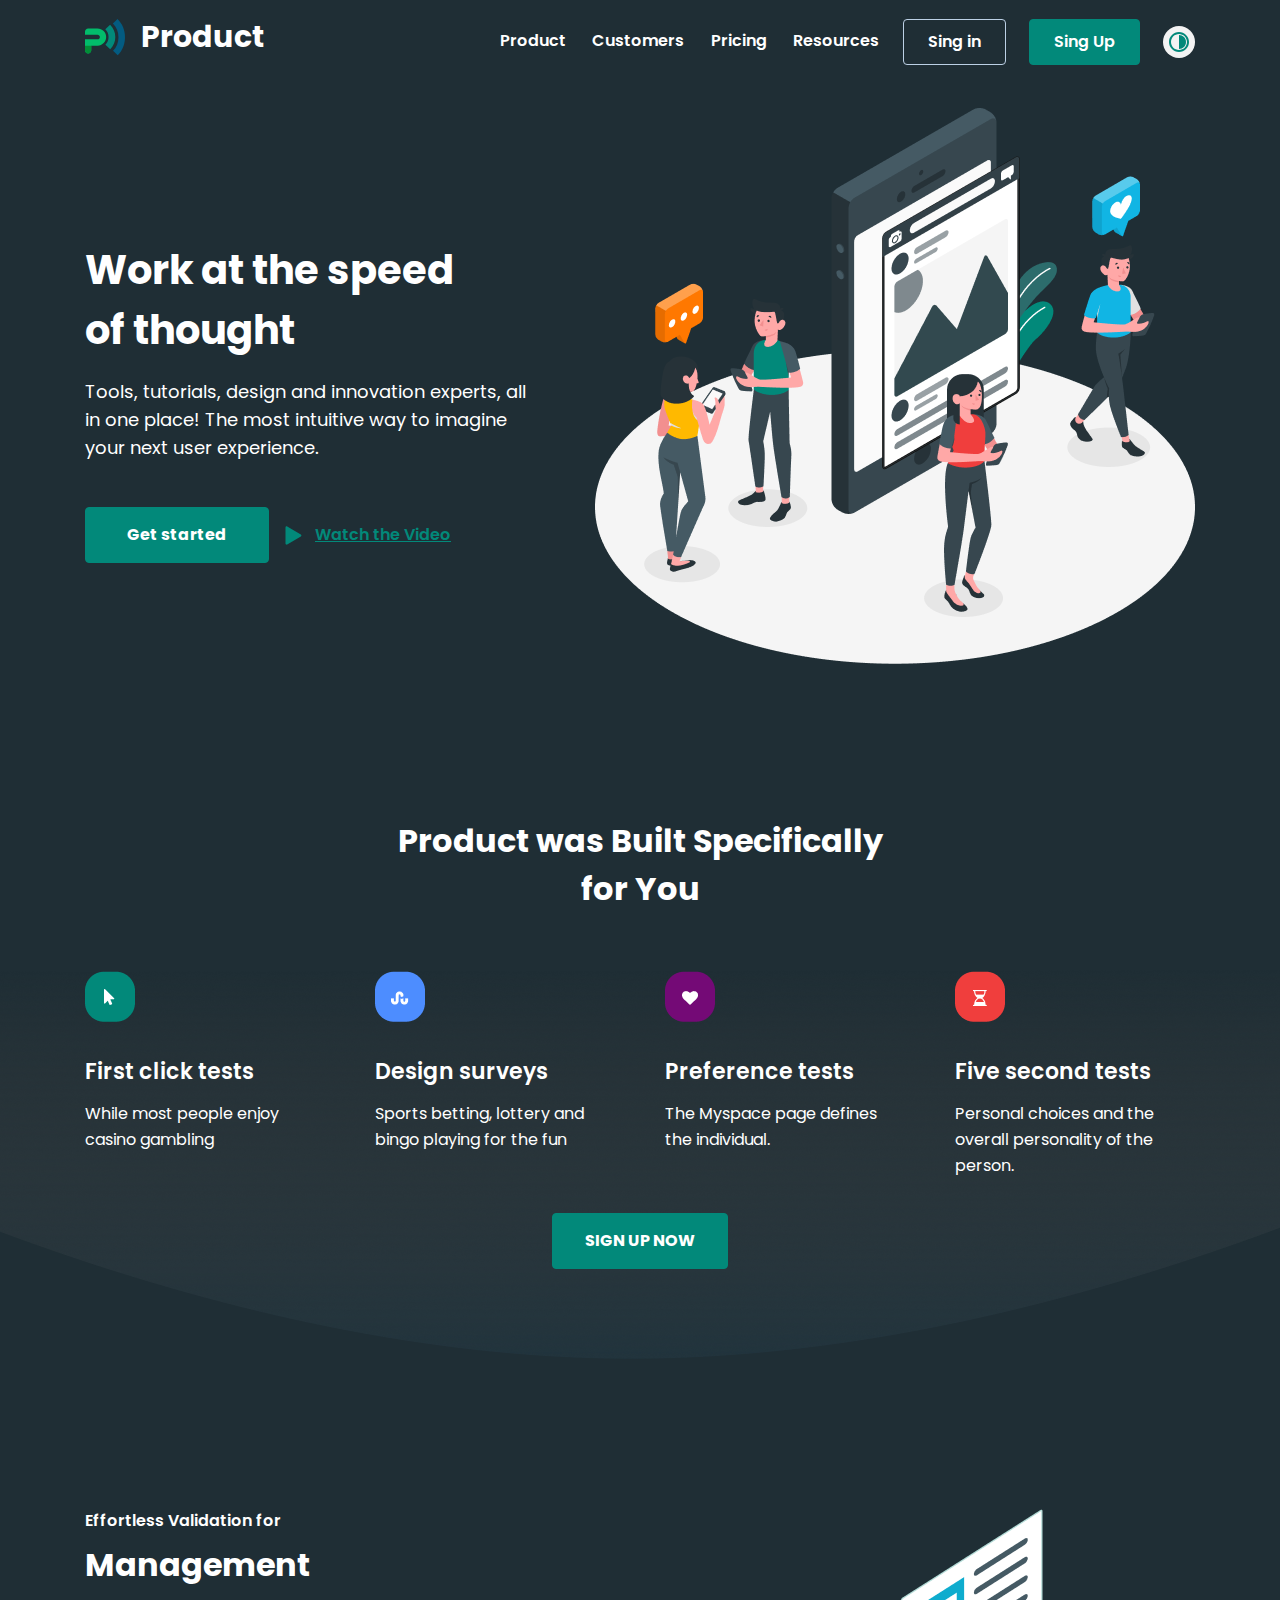
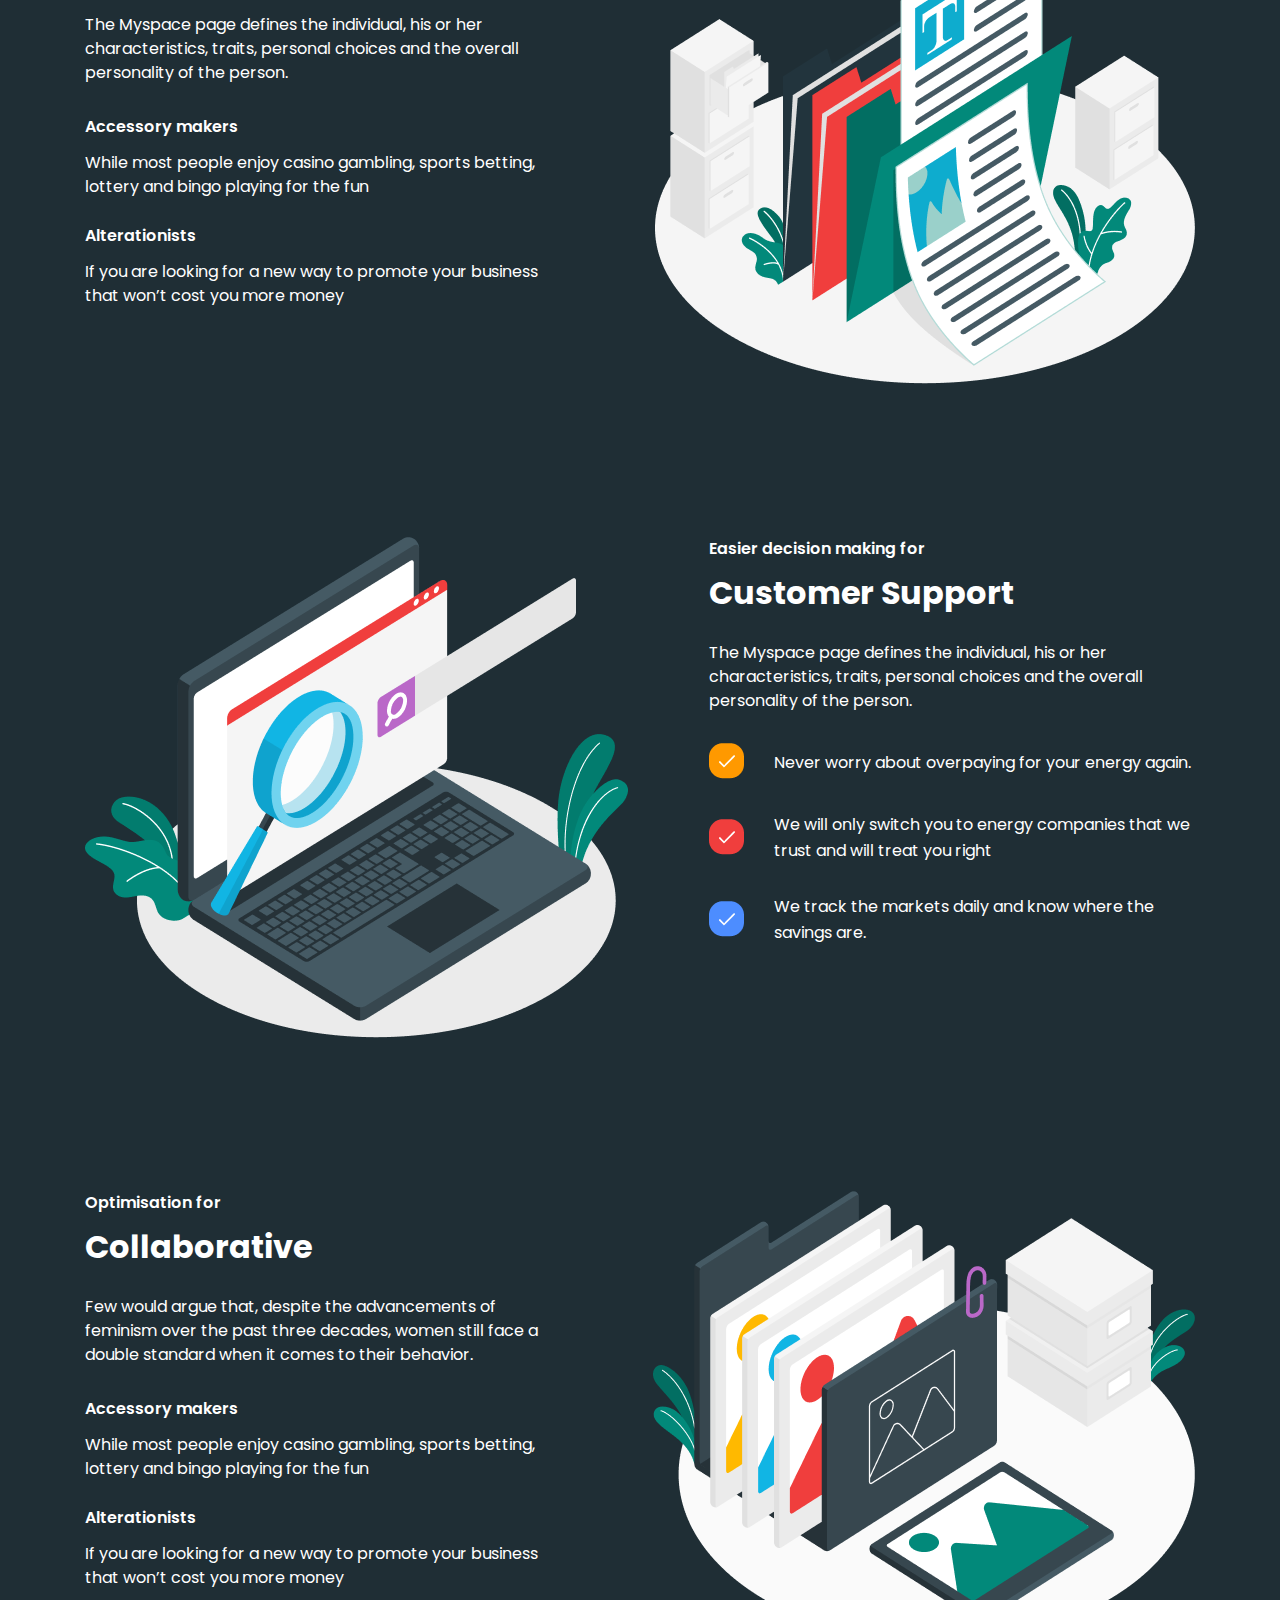
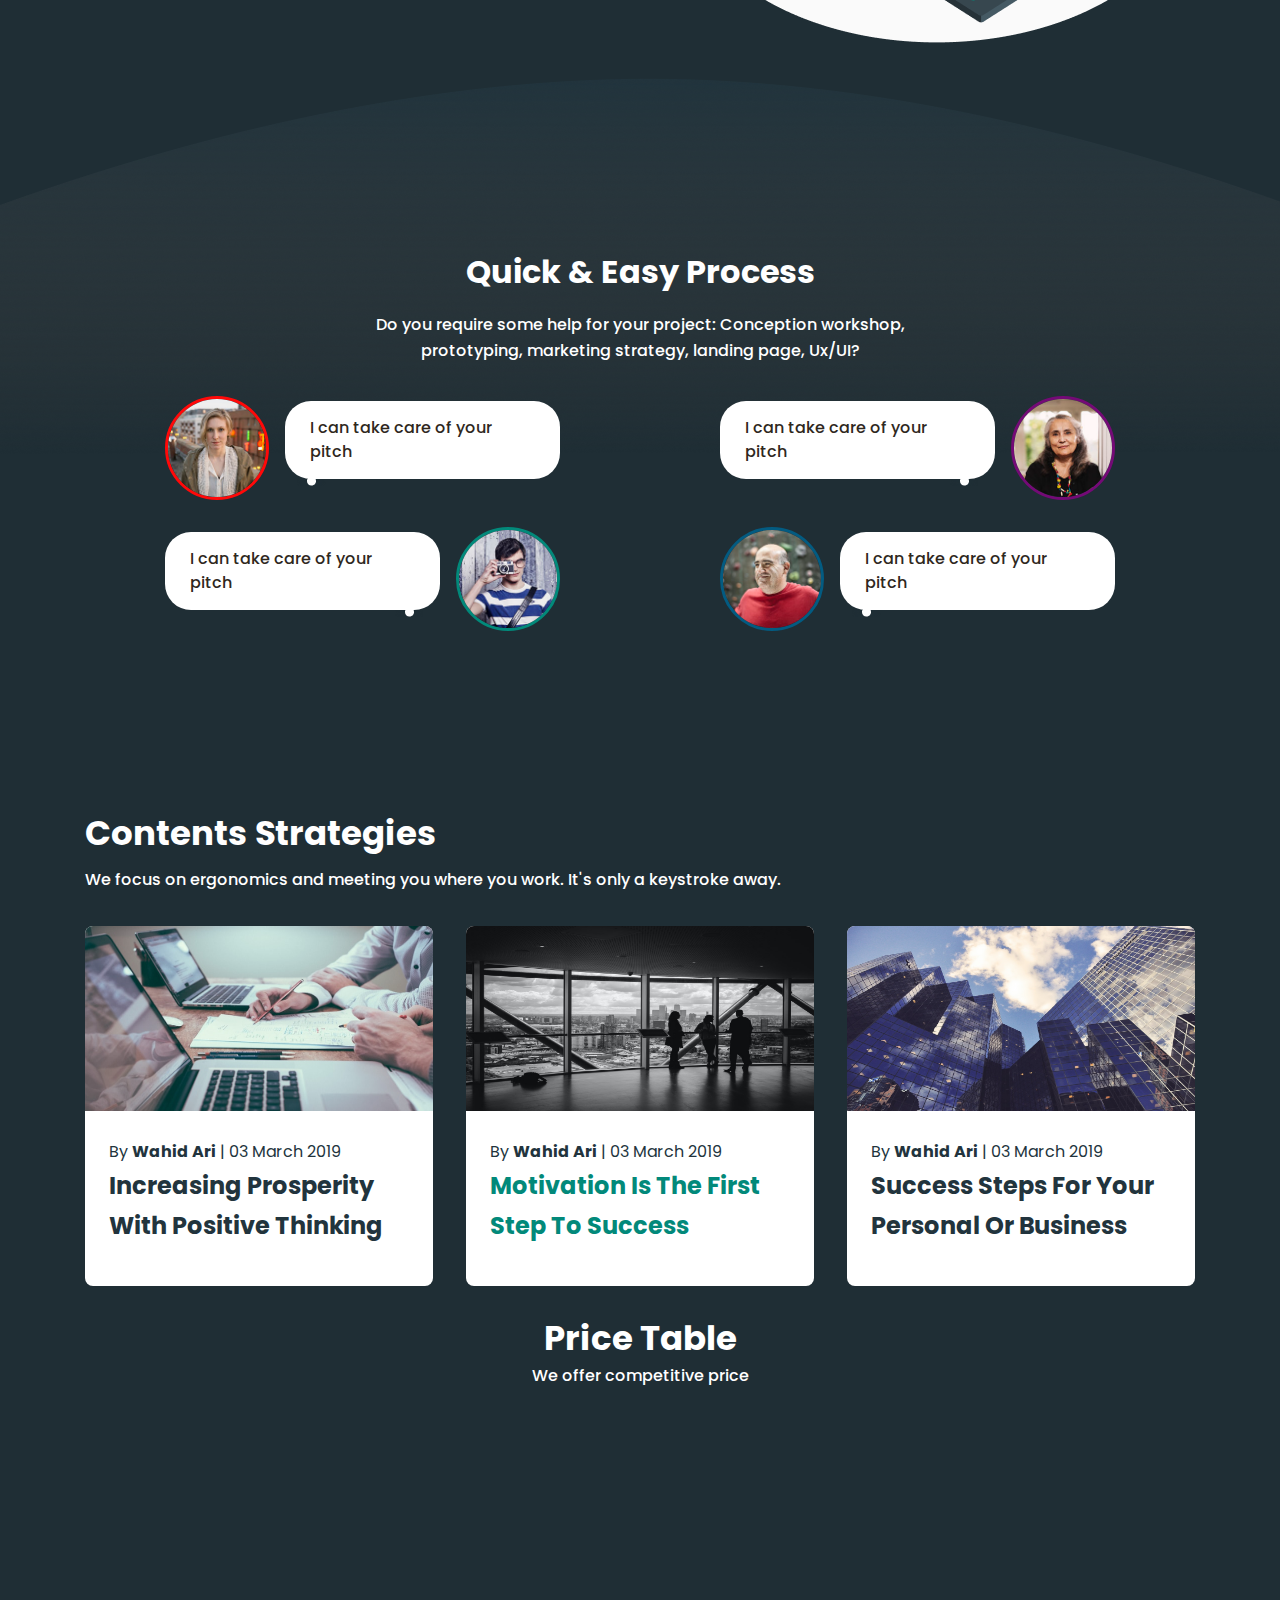
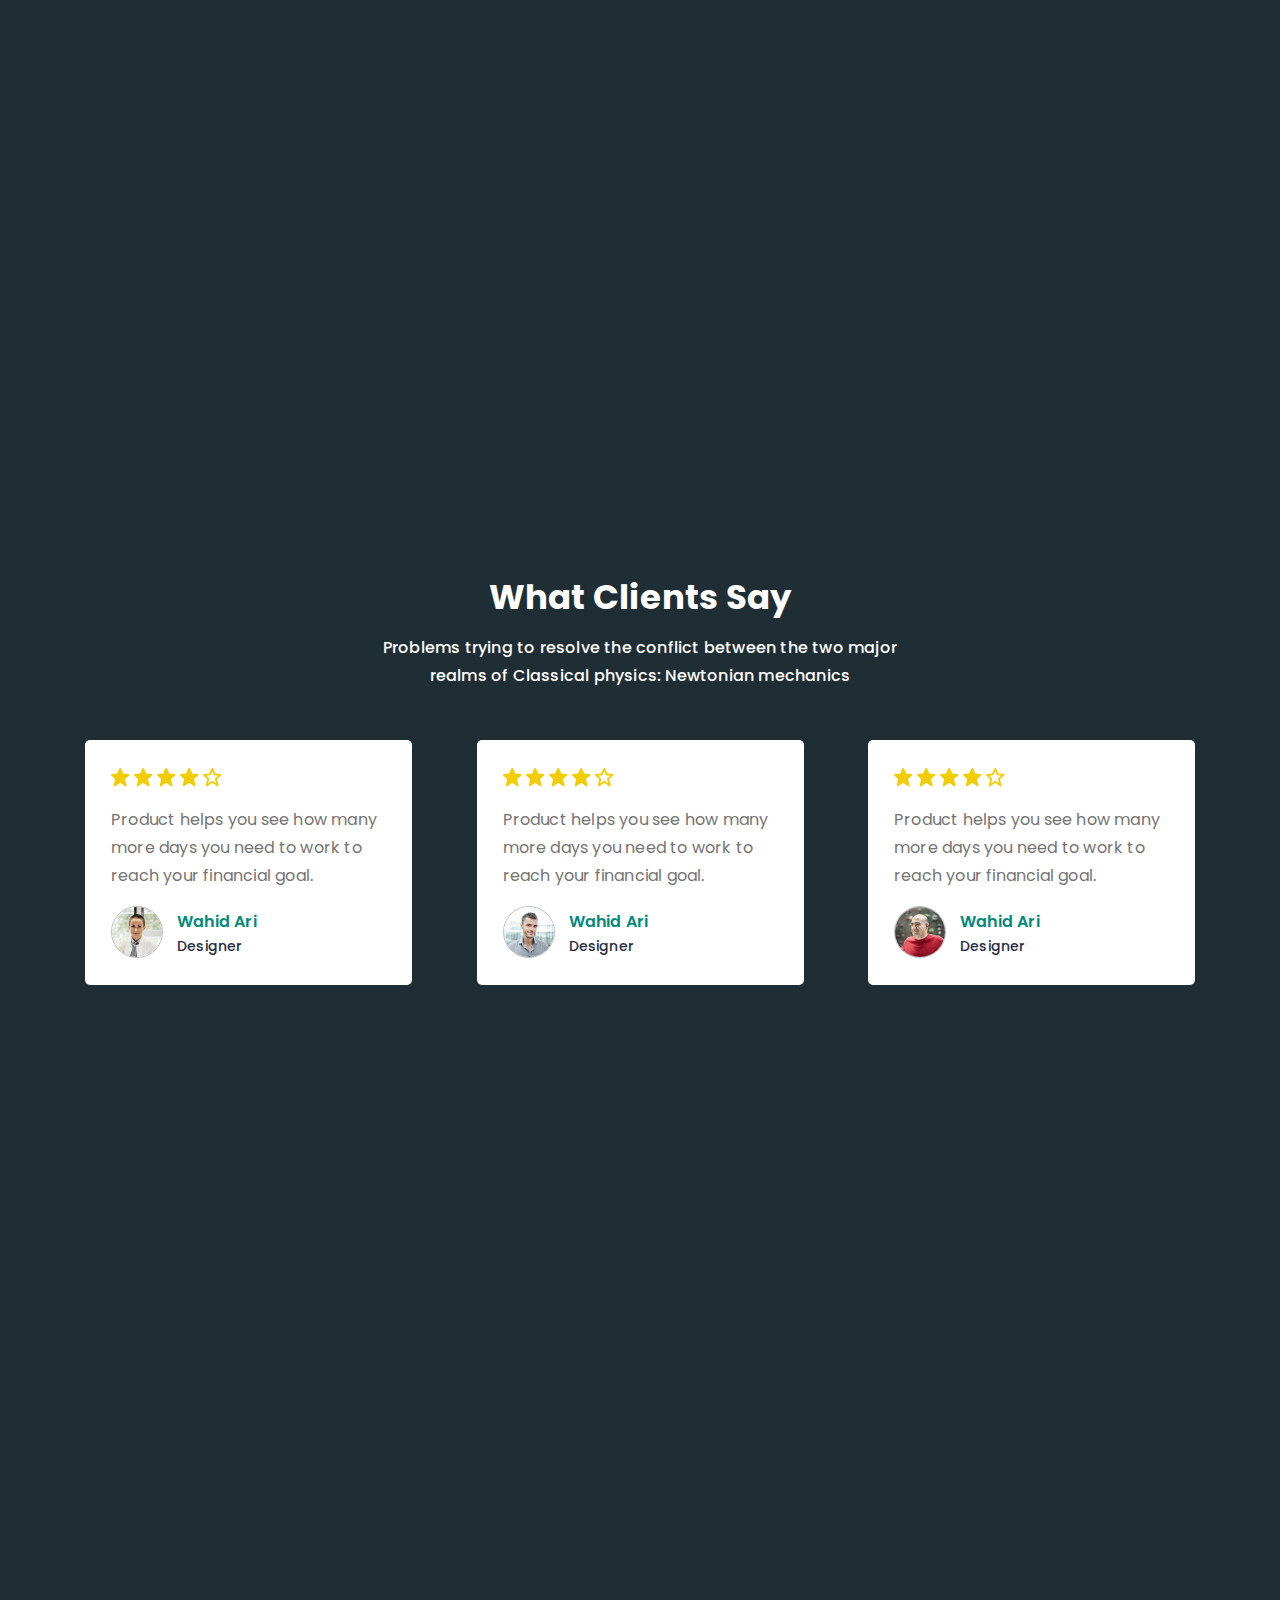
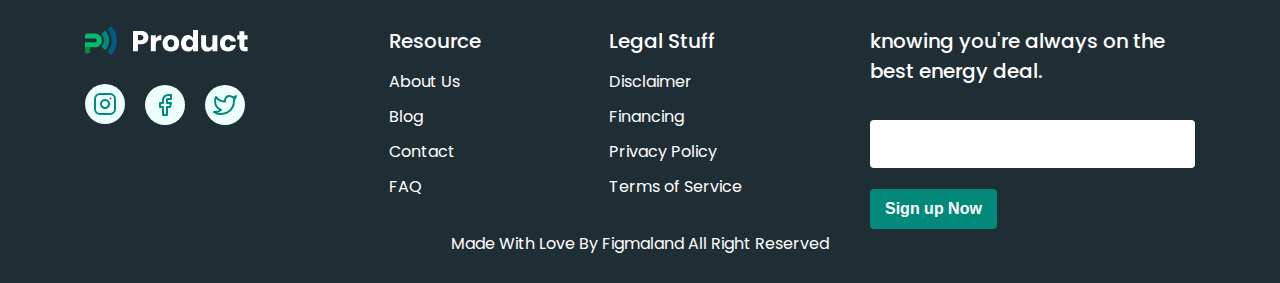
<file: index.html>
<!DOCTYPE html>
<html lang="en">
<head>
	<meta charset="UTF-8">
	<meta http-equiv="X-UA-Compatible" content="IE=edge">
	<meta name="viewport" content="width=device-width, initial-scale=1.0">
	<title>Product</title>
	<link
	 rel="stylesheet"
	 href="https://cdnjs.cloudflare.com/ajax/libs/animate.css/4.1.1/animate.min.css"
  />
	<link rel="preconnect" href="https://fonts.googleapis.com">
	<link rel="preconnect" href="https://fonts.gstatic.com" crossorigin>
	<link href="https://fonts.googleapis.com/css2?family=Asap+Condensed:wght@500&family=Inter:wght@500;700&family=Montserrat:wght@400;600&family=Poppins:wght@400;500;600;700&family=Roboto:wght@400;500;900&display=swap" rel="stylesheet">
	<link rel="stylesheet" href="scss/main.css">
</head>
<body>
	<div class="wrapper">
		<section class="head-container">
			<header class="center">
				<!--menu-->
				<ul class="menu-mobile">
					<li><a href="#">Sign In</a></li>
					<li><a href="#">Sign Up</a></li>
					<li><a href="index.html">Product</a></li>
					<li><a href="#">Customers</a></li>
					<li><a href="pricing.html">Pricing</a></li>
					<li><a href="resources.html">Resources</a></li>
					<li><span id="close" class="hide">
						x
						</span></li>
			  	</ul>
			  <!---->
				<div class="logo">
					<div class="logo-img"><img src="images/main/Logo.svg" alt="logo"></div>
					<div class="logo-text">
						<p>Product</p>
					</div>
				</div>
				<div class="header-right">
					<nav class="menu">
						<ul>
							<li><a href="index.html">Product</a></li>
							<li><a href="#">Customers</a></li>
							<li><a href="pricing.html">Pricing</a></li>
							<li><a href="resources.html">Resources</a></li>
						</ul>
					</nav>
					<nav class="button-menu">
						<ul>
							<li><a href="#">Sing in</a></li>
							<li><a href="#">Sing Up</a></li>
							<li><a href=""><img src="images/main/theme.svg" alt=""></a></li>
						</ul>
					</nav>
					<div class="burger">
						<img src="images/main/burger.svg" alt="burger">
					</div>
				</div>
			</header>
			<!---->
			<div class="header-descr center">
				<div class="header-descr-left wow animate__animated animate__flipInX animate__slow">
					<h1>Work at the speed<br> of thought</h1>
					<p class='text-left'>Tools, tutorials, design and innovation experts, all in one place! The most intuitive way to imagine your next user experience.</p>
					<div class="button-left">
						<div class="button-start">
							<a href="#">Get started</a>
						</div>
						<div class="button-video">
							<img src="images/main/icon-play.svg" alt="play">
							<a href="#">Watch the Video</a>
						</div>
					</div>
				</div>
				<div class="header-descr-right">
					<div class="image-right">
						<img src="images/main/people.png" alt="people">
					</div>
				</div>
			</div>
		</section>

		<!-- section product -->
		<section class="product">
			<div class="center">
				<div class="product-title">
					<h2>Product  was Built Specifically for You</h2>
				</div>
				<div class="product-items">
					<div class="product-item">
						<div class="icon-product">
							<img src="images/main/product1.png" alt="product1">
						</div>
						<p class="product-about">First click tests</p>
						<p class="product-descr">While most people enjoy casino gambling</p>
					</div>
					<!---->
					<div class="product-item">
						<div class="icon-product">
							<img src="images/main/product2.png" alt="product2">
						</div>
						<p class="product-about">Design surveys</p>
						<p class="product-descr">Sports betting, lottery and bingo playing for the fun</p>
					</div>
					<!---->
					<div class="product-item">
						<div class="icon-product">
							<img src="images/main/product3.png" alt="product3">
						</div>
						<p class="product-about">Preference tests</p>
						<p class="product-descr">The Myspace page defines the individual.</p>
					</div>
					<!---->
					<div class="product-item">
						<div class="icon-product">
							<img src="images/main/product4.png" alt="product4">
						</div>
						<p class="product-about">Five second tests</p>
						<p class="product-descr">Personal choices and the overall personality of the person. </p>
					</div>
				</div>
				<div class="product-button">
					<a href="#">SIGN UP NOW</a>
				</div>
			</div>
		</section>

		<!-- section content-illustraion -->
		<section class="content-illustraion center">
			<div class="content-wrap">
				<div class="content-left">
					<p class="content-title">Effortless Validation for</p>
					<h4>Management</h4>
					<p class="content-descr">The Myspace page defines the individual, his or her characteristics, traits, personal choices and the overall personality of the person. </p>
					<p class="content-title">Accessory makers</p>
					<p class="content-descr">While most people enjoy casino gambling, sports betting, lottery and bingo playing for the fun</p>
					<p class="content-title">Alterationists</p>
					<p class="content-descr">If you are looking for a new way to promote your business that won’t cost you more money</p>
				</div>
				<div class="content-right">
					<img src="images/main/management.png" alt="management">
				</div>
			</div>
			<!---->
			<div class="content-support">
				<div class="support-left">
					<img src="images/main/support.png" alt="support">
				</div>
				<div class="support-right">
					<p class="supptort-title">Easier decision making for</p>
					<h4>Customer Support</h4>
					<p class="supptort-descr">The Myspace page defines the individual, his or her characteristics, traits, personal choices and the overall personality of the person. </p>
					<div class="support-icon">
						<div><img src="images/main/support-yellow.png" alt="yellow"></div>
						<p>Never worry about overpaying for your energy again.</p>
					</div>
					<div class="support-icon">
						<div><img src="images/main/support-red.png" alt="red"></div>
						<p>We will only switch you to energy companies that we trust and will treat you right</p>
					</div>
					<div class="support-icon">
						<div><img src="images/main/support-blue.png" alt="blue"></div>
						<p>We track the markets daily and know where the savings are.</p>
					</div>
				</div>
			</div>
			<!---->
			<div class="content-wrap">
				<div class="content-left">
					<p class="content-title">Optimisation for</p>
					<h4>Collaborative</h4>
					<p class="content-descr">Few would argue that, despite the advancements of feminism over the past three decades, women still face a double standard when it comes to their behavior. </p>
					<p class="content-title">Accessory makers</p>
					<p class="content-descr">While most people enjoy casino gambling, sports betting, lottery and bingo playing for the fun</p>
					<p class="content-title">Alterationists</p>
					<p class="content-descr">If you are looking for a new way to promote your business that won’t cost you more money</p>
				</div>
				<div class="content-right collab">
					<img src="images/main/collab.png" alt="collab">
				</div>
			</div>
		</section>

		<!-- section people-opinion -->
		<section class="people-opinion">
			<div class="opinion-content center">
				<h3>Quick & Easy Process</h3>
				<p class="opinion-descr">Do you require some help for your project: Conception workshop, prototyping, marketing strategy, landing page, Ux/UI?</p>
				<div class="opinion-items">
					<div class="opinion-item">
						<div class="opinion-img">
							<img src="images/main/opinion1.png" alt="opinion1">
						</div>
						<p class="opinion-text">I can take care of your pitch</p>
					</div>
					<!---->
					<div class="opinion-item">
						<p class="opinion-text">I can take care of your pitch</p>
						<div class="opinion-img">
							<img src="images/main/opinion2.png" alt="opinion2">
						</div>
					</div>
					<!---->
					<div class="opinion-item">
						<p class="opinion-text">I can take care of your pitch</p>
						<div class="opinion-img">
							<img src="images/main/opinion3.png" alt="opinion3">
						</div>
					</div>
					<!---->
					<div class="opinion-item">
						<div class="opinion-img">
							<img src="images/main/opinion4.png" alt="opinion4">
						</div>
						<p class="opinion-text">I can take care of your pitch</p>
					</div>
				</div>
			</div>
		</section>

		<!-- section strategies -->
		<section class="strategies center">
			<h2>Contents Strategies</h2>
			<p class="strategies-descr">We focus on ergonomics and meeting you where you work. It's only a keystroke away. </p>
			<div class="strategies-cards">
				<div class="card">
					<div class="card-img"><img src="images/main/strategies1.png" alt="strategies1"></div>
					<p class="date">By <span>Wahid Ari</span> |  03 March 2019</p>
					<p class="card-descr">Increasing Prosperity With Positive Thinking</p>
				</div>
				<!---->
				<div class="card">
					<div class="card-img"><img src="images/main/strategies2.png" alt="strategies1"></div>
					<p class="date">By <span>Wahid Ari</span> |  03 March 2019</p>
					<p class="card-descr card-descr-color">Motivation Is The First Step To Success</p>
				</div>
				<!---->
				<div class="card">
					<div class="card-img"><img src="images/main/strategies3.png" alt="strategies1"></div>
					<p class="date">By <span>Wahid Ari</span> |  03 March 2019</p>
					<p class="card-descr">Success Steps For Your Personal Or Business</p>
				</div>
			</div>
		</section>

		<!-- price-section -->
		<section class="price center">
			<h3>Price Table</h3>
			<p class="about-price">We offer competitive price</p>
			<div class="price-cards wow animate__animated animate__fadeInLeftBig">
				<div class="price-item">
					<p class="rate">Free</p>
					<p class="price-descr">Brief price description</p>
					<div class="about-sum">
						<p class="sum">0</p>
						<p class="dollar">&dollar;<br><span>Per / month</span></p>
					</div>
					<div class="price-text">
						<p>Only 2 Operators</p>
						<p>Notifications</p>
						<p>Landing Pages</p>
					</div>
					<div class="price-button">
						<a href="#">Order Now</a>
					</div>
				</div>
				<!---->
				<div class="price-item">
					<p class="rate">Standard</p>
					<p class="price-descr">Brief price description</p>
					<div class="about-sum">
						<p class="sum">5</p>
						<p class="dollar">&dollar;<br><span>Per / month</span></p>
					</div>
					<div class="price-text">
						<p>5+ Operators</p>
						<p>Notifications</p>
						<p>Landing Pages</p>
					</div>
					<div class="price-button">
						<a href="#">Order Now</a>
					</div>
				</div>
				<!---->
				<div class="price-item">
					<p class="rate">Premium</p>
					<p class="price-descr">Brief price description</p>
					<div class="about-sum">
						<p class="sum">10</p>
						<p class="dollar">&dollar;<br><span>Per / month</span></p>
					</div>
					<div class="price-text">
						<p>10+ Operators</p>
						<p>Notifications</p>
						<p>Landing Pages</p>
					</div>
					<div class="price-button">
						<a href="#">Order Now</a>
					</div>
				</div>
			</div>
		</section>

		<!-- section review -->
		<section class="review center">
			<div class="about-review">
				<h3>What Clients Say</h3>
				<p class="review-descr">
					Problems trying to resolve the conflict between the two major realms of Classical physics: Newtonian mechanics 
				</p>
			</div>
			<div class="review-cards">
				<div class="review-card">
					<div class="stars">
						<div class="star"><img src="images/main/star.svg" alt="star"></div>
						<div class="star"><img src="images/main/star.svg" alt="star"></div>
						<div class="star"><img src="images/main/star.svg" alt="star"></div>
						<div class="star"><img src="images/main/star.svg" alt="star"></div>
						<div class="star"><img src="images/main/star-zero.svg" alt="star"></div>
					</div>
					<p class="card-text">
						Product helps you see how many more days you need to work to reach your financial goal.
					</p>
					<div class="client">
						<div class="client-photo">
							<img src="images/main/client1.png" alt="client1">
						</div>
						<div class="client-text">
							<p class="client-name">Wahid Ari</p>
							<p class="client-designer">Designer</p>
						</div>
					</div>
				</div>
				<!---->
				<div class="review-card">
					<div class="stars">
						<div class="star"><img src="images/main/star.svg" alt="star"></div>
						<div class="star"><img src="images/main/star.svg" alt="star"></div>
						<div class="star"><img src="images/main/star.svg" alt="star"></div>
						<div class="star"><img src="images/main/star.svg" alt="star"></div>
						<div class="star"><img src="images/main/star-zero.svg" alt="star"></div>
					</div>
					<p class="card-text">
						Product helps you see how many more days you need to work to reach your financial goal.
					</p>
					<div class="client">
						<div class="client-photo">
							<img src="images/main/client2.png" alt="client1">
						</div>
						<div class="client-text">
							<p class="client-name">Wahid Ari</p>
							<p class="client-designer">Designer</p>
						</div>
					</div>
				</div>
				<!---->
				<div class="review-card">
					<div class="stars">
						<div class="star"><img src="images/main/star.svg" alt="star"></div>
						<div class="star"><img src="images/main/star.svg" alt="star"></div>
						<div class="star"><img src="images/main/star.svg" alt="star"></div>
						<div class="star"><img src="images/main/star.svg" alt="star"></div>
						<div class="star"><img src="images/main/star-zero.svg" alt="star"></div>
					</div>
					<p class="card-text">
						Product helps you see how many more days you need to work to reach your financial goal.
					</p>
					<div class="client">
						<div class="client-photo">
							<img src="images/main/client3.png" alt="client1">
						</div>
						<div class="client-text">
							<p class="client-name">Wahid Ari</p>
							<p class="client-designer">Designer</p>
						</div>
					</div>
				</div>
			</div>
		</section>

		<!-- section company -->
		<section class="company center">
			<div class="company-wrap wow animate__animated animate__fadeInLeftBig">
				<div class="company-content">
					<p class="company-text">Join 100 Compannies who boost their business with Product</p>
					<a href="#">Get This</a>
				</div>
				<div class="company-img">
					<img src="images/main/company.png" alt="company">
				</div>
			</div>
		</section>

		<!-- footer -->
		<footer>
			<div class="footer-content center">
				<div class="footer-top">
					<div class="item-logo">
						<div class="footer-logo">
							<img src="images/main/footer-logo.svg" alt="footer-logo">
						</div>
						<div class="footer-icons">
							<a href="#"><img src="images/main/footer-icon1.svg" alt="footer-icon1"></a>
							<a href="#"><img src="images/main/footer-icon2.svg" alt="footer-icon2"></a>
							<a href="#"><img src="images/main/footer-icon3.svg" alt="footer-icon3"></a>
						</div>
					</div>
					<ul class="item-links">
						<li class="item-first"><a href="#">Resource</a></li>
						<li><a href="#">About Us</a></li>
						<li><a href="#">Blog</a></li>
						<li><a href="#">Contact</a></li>
						<li><a href="#">FAQ</a></li>
					</ul>
					<ul class="item-links">
						<li class="item-first"><a href="#">Legal Stuff</a></li>
						<li><a href="#">Disclaimer</a></li>
						<li><a href="#">Financing</a></li>
						<li><a href="#">Privacy Policy</a></li>
						<li><a href="#">Terms of Service</a></li>
					</ul>
					<div class="form-content">
						<p class="text-form">knowing you're always on the best energy deal.</p>
						<form class="footer-form">
							<input class="input-text" type="text" name="form-text" ><br>
							<button class="footer-btn" type="submit">Sign up Now</button>
						</form>
					</div>
				</div>
				<div class="copyright">
					<p>Made With Love By Figmaland All Right Reserved</p>
				</div>
			</div>
		</footer>
	</div>

	<script src="lib/wow.min.js"></script>
	<script>
	 const wow = new WOW({
	 boxClass: 'wow', 
	 animateClass: 'animate__animated', 
	 offset: 30, 
	 mobile: true, 
	 live: true
	 })
	 wow.init();
	</script>
	<script src="js/header.js"></script>
</body>
</html>
</file>
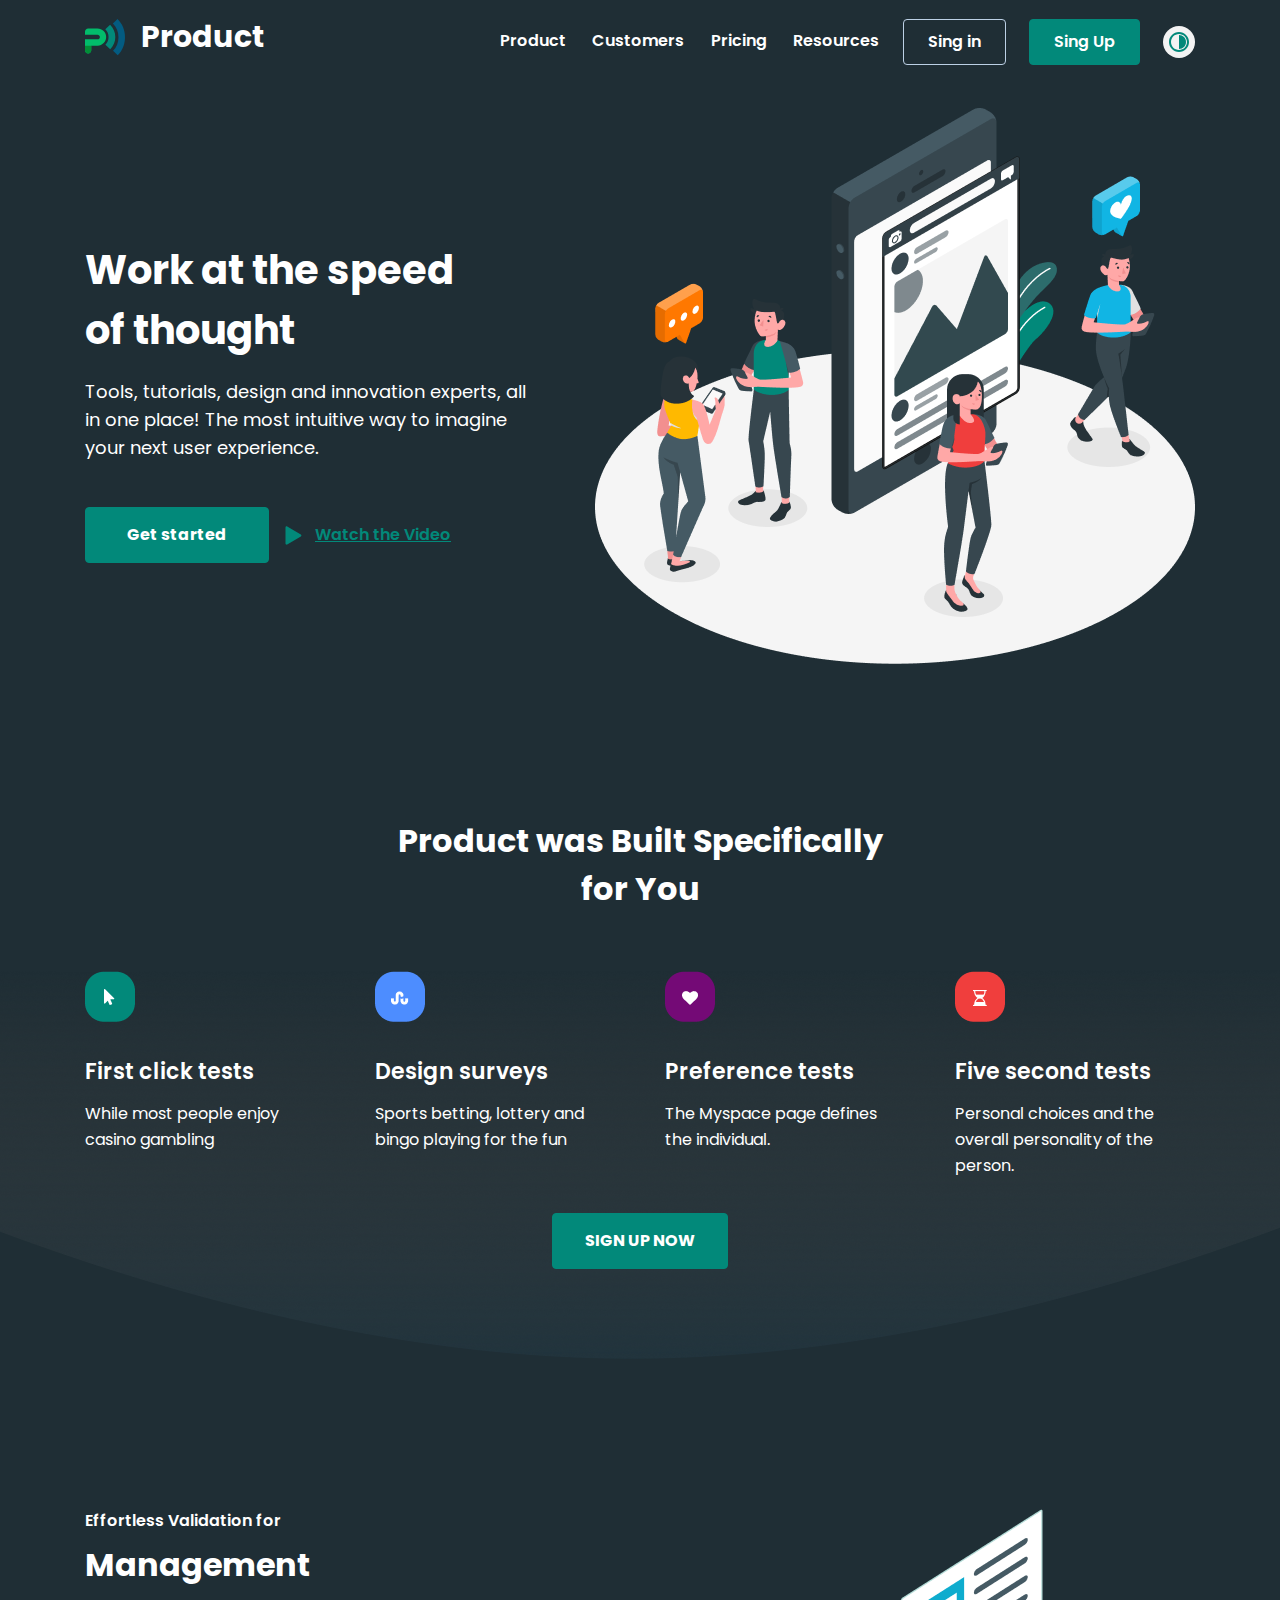
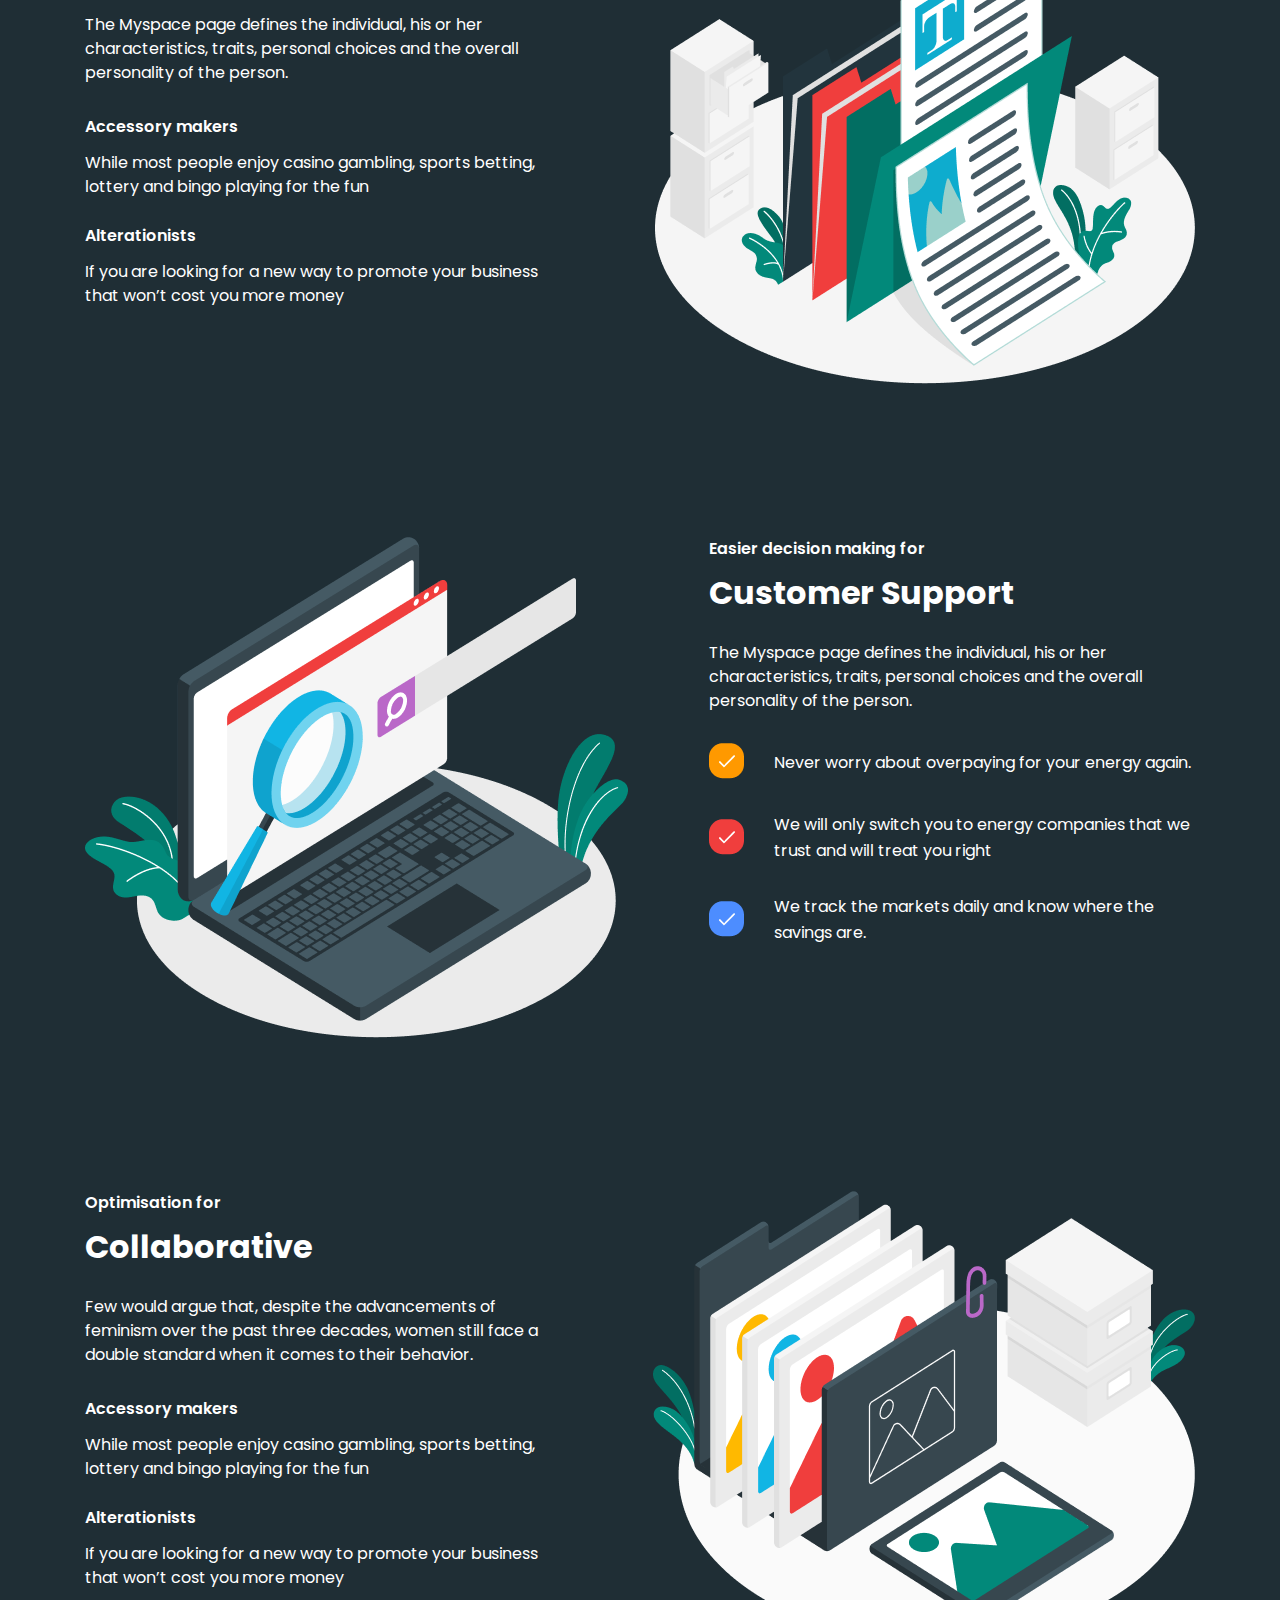
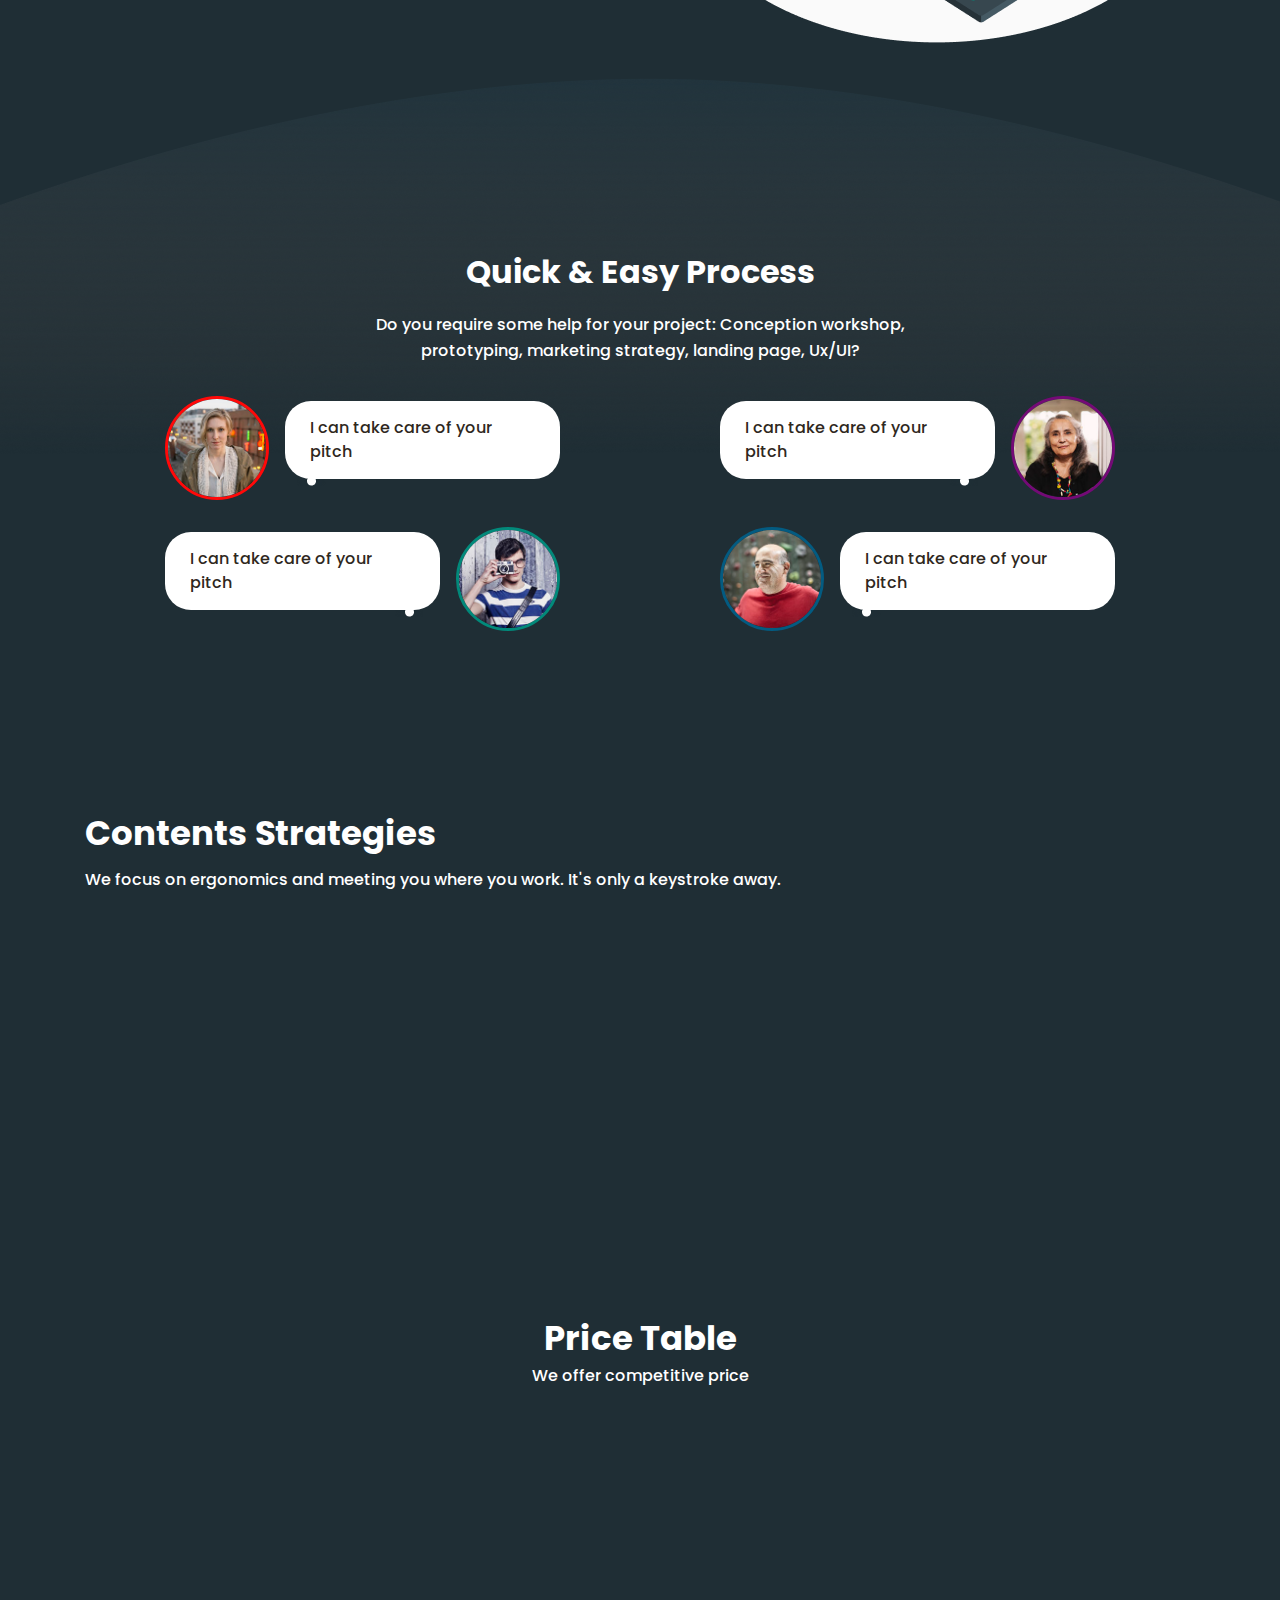
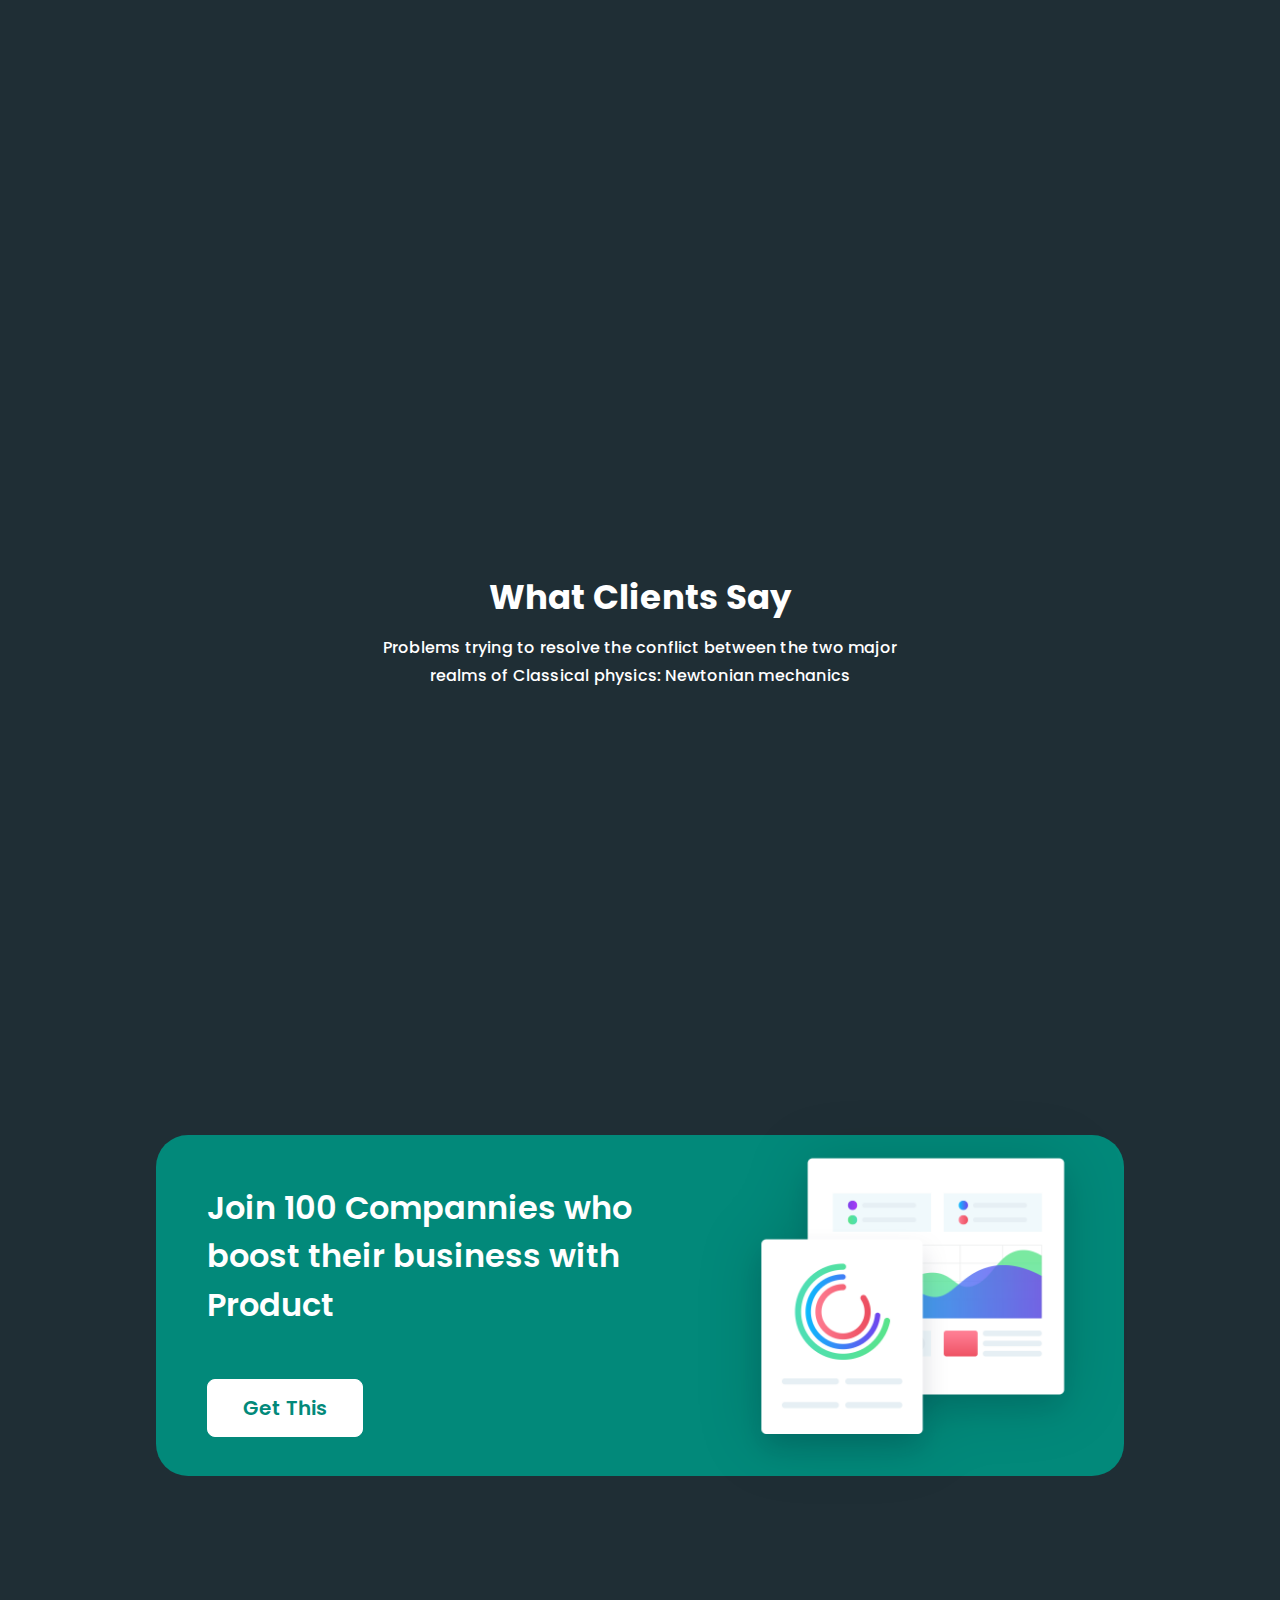
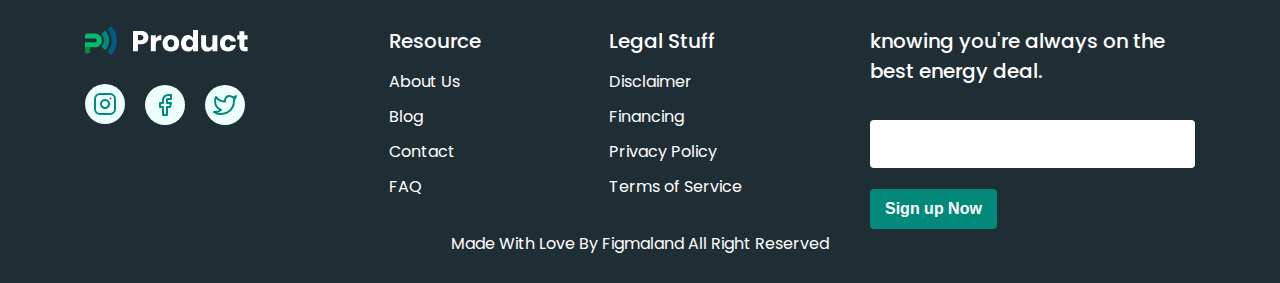
<file: main.html>
<!DOCTYPE html>
<html lang="en">
<head>
	<meta charset="UTF-8">
	<meta http-equiv="X-UA-Compatible" content="IE=edge">
	<meta name="viewport" content="width=device-width, initial-scale=1.0">
	<title>Product</title>
	<link
	 rel="stylesheet"
	 href="https://cdnjs.cloudflare.com/ajax/libs/animate.css/4.1.1/animate.min.css"
  />
	<link rel="preconnect" href="https://fonts.googleapis.com">
	<link rel="preconnect" href="https://fonts.gstatic.com" crossorigin>
	<link href="https://fonts.googleapis.com/css2?family=Asap+Condensed:wght@500&family=Inter:wght@500;700&family=Montserrat:wght@400;600&family=Poppins:wght@400;500;600;700&family=Roboto:wght@400;500;900&display=swap" rel="stylesheet">
	<link rel="stylesheet" href="scss/main.css">
</head>
<body>
	<div class="wrapper">
		<section class="head-container">
			<header class="center">
            <!--menu-->
            <ul class="menu-mobile">
               <li><a href="#">Sign In</a></li>
               <li><a href="#">Sign Up</a></li>
               <li><a href="main.html">Product</a></li>
               <li><a href="#">Customers</a></li>
               <li><a href="pricing.html">Pricing</a></li>
               <li><a href="resources.html">Resources</a></li>
               <span id="close" class="hide" >
                   x
               </span>
           </ul>
           <!---->
            <div class="logo">
               <div class="logo-img"><img src="images/main/Logo.svg" alt="logo"></div>
               <div class="logo-text">
                  <p>Product</p>
               </div>
            </div>
            <div class="header-right">
               <nav class="menu">
                  <ul>
                     <li><a href="main.html">Product</a></li>
                     <li><a href="#">Customers</a></li>
                     <li><a href="pricing.html">Pricing</a></li>
                     <li><a href="resources.html">Resources</a></li>
                  </ul>
               </nav>
               <nav class="button-menu">
                  <ul>
                     <li><a href="#">Sing in</a></li>
                     <li><a href="#">Sing Up</a></li>
                     <li><a href=""><img src="images/main/theme.svg" alt=""></a></li>
                  </ul>
               </nav>
               <div class="burger">
                  <img src="images/main/burger.svg" alt="burger">
               </div>
            </div>
         </header>
         <!---->
         <div class="header-descr center">
            <div class="header-descr-left wow animate__animated animate__flipInX animate__slow">
               <h1>Work at the speed<br> of thought</h1>
               <p class='text-left'>Tools, tutorials, design and innovation experts, all in one place! The most intuitive way to imagine your next user experience.</p>
               <div class="button-left">
                  <div class="button-start">
                     <a href="#">Get started</a>
                  </div>
                  <div class="button-video">
                     <img src="images/main/icon-play.svg" alt="play">
                     <a href="#">Watch the Video</a>
                  </div>
               </div>
            </div>
            <div class="header-descr-right">
               <div class="image-right">
                  <img src="images/main/people.png" alt="people">
               </div>
            </div>
         </div>
		</section>

		<!-- section product -->
		<section class="product">
			<div class="center">
				<div class="product-title">
					<h2>Product  was Built Specifically for You</h2>
				</div>
				<div class="product-items">
					<div class="product-item">
						<div class="icon-product">
							<img src="images/main/product1.png" alt="product1">
						</div>
						<p class="product-about">First click tests</p>
						<p class="product-descr">While most people enjoy casino gambling</p>
					</div>
					<!---->
					<div class="product-item">
						<div class="icon-product">
							<img src="images/main/product2.png" alt="product2">
						</div>
						<p class="product-about">Design surveys</p>
						<p class="product-descr">Sports betting, lottery and bingo playing for the fun</p>
					</div>
					<!---->
					<div class="product-item">
						<div class="icon-product">
							<img src="images/main/product3.png" alt="product3">
						</div>
						<p class="product-about">Preference tests</p>
						<p class="product-descr">The Myspace page defines the individual.</p>
					</div>
					<!---->
					<div class="product-item">
						<div class="icon-product">
							<img src="images/main/product4.png" alt="product4">
						</div>
						<p class="product-about">Five second tests</p>
						<p class="product-descr">Personal choices and the overall personality of the person. </p>
					</div>
				</div>
				<div class="product-button">
					<a href="#">SIGN UP NOW</a>
				</div>
			</div>
		</section>

		<!-- section content-illustraion -->
		<section class="content-illustraion center">
			<div class="content-wrap">
				<div class="content-left">
					<p class="content-title">Effortless Validation for</p>
					<h4>Management</h4>
					<p class="content-descr">The Myspace page defines the individual, his or her characteristics, traits, personal choices and the overall personality of the person. </p>
					<p class="content-title">Accessory makers</p>
					<p class="content-descr">While most people enjoy casino gambling, sports betting, lottery and bingo playing for the fun</p>
					<p class="content-title">Alterationists</p>
					<p class="content-descr">If you are looking for a new way to promote your business that won’t cost you more money</p>
				</div>
				<div class="content-right">
					<img src="images/main/management.png" alt="management">
				</div>
			</div>
			<!---->
			<div class="content-support">
				<div class="support-left">
					<img src="images/main/support.png" alt="support">
				</div>
				<div class="support-right">
					<p class="supptort-title">Easier decision making for</p>
					<h4>Customer Support</h4>
					<p class="supptort-descr">The Myspace page defines the individual, his or her characteristics, traits, personal choices and the overall personality of the person. </p>
					<div class="support-icon">
						<div><img src="images/main/support-yellow.png" alt="yellow"></div>
						<p>Never worry about overpaying for your energy again.</p>
					</div>
					<div class="support-icon">
						<div><img src="images/main/support-red.png" alt="red"></div>
						<p>We will only switch you to energy companies that we trust and will treat you right</p>
					</div>
					<div class="support-icon">
						<div><img src="images/main/support-blue.png" alt="blue"></div>
						<p>We track the markets daily and know where the savings are.</p>
					</div>
				</div>
			</div>
			<!---->
			<div class="content-wrap">
				<div class="content-left">
					<p class="content-title">Optimisation for</p>
					<h4>Collaborative</h4>
					<p class="content-descr">Few would argue that, despite the advancements of feminism over the past three decades, women still face a double standard when it comes to their behavior. </p>
					<p class="content-title">Accessory makers</p>
					<p class="content-descr">While most people enjoy casino gambling, sports betting, lottery and bingo playing for the fun</p>
					<p class="content-title">Alterationists</p>
					<p class="content-descr">If you are looking for a new way to promote your business that won’t cost you more money</p>
				</div>
				<div class="content-right collab">
					<img src="images/main/collab.png" alt="collab">
				</div>
			</div>
		</section>

		<!-- section people-opinion -->
		<section class="people-opinion">
			<div class="opinion-content center">
				<h3>Quick & Easy Process</h3>
				<p class="opinion-descr">Do you require some help for your project: Conception workshop, prototyping, marketing strategy, landing page, Ux/UI?</p>
				<div class="opinion-items">
					<div class="opinion-item">
						<div class="opinion-img">
							<img src="images/main/opinion1.png" alt="opinion1">
						</div>
						<p class="opinion-text">I can take care of your pitch</p>
					</div>
					<!---->
					<div class="opinion-item">
						<p class="opinion-text">I can take care of your pitch</p>
						<div class="opinion-img">
							<img src="images/main/opinion2.png" alt="opinion2">
						</div>
					</div>
					<!---->
					<div class="opinion-item">
						<p class="opinion-text">I can take care of your pitch</p>
						<div class="opinion-img">
							<img src="images/main/opinion3.png" alt="opinion3">
						</div>
					</div>
					<!---->
					<div class="opinion-item">
						<div class="opinion-img">
							<img src="images/main/opinion4.png" alt="opinion4">
						</div>
						<p class="opinion-text">I can take care of your pitch</p>
					</div>
				</div>
			</div>
		</section>

		<!-- section strategies -->
		<section class="strategies center">
			<h2>Contents Strategies</h2>
			<p class="strategies-descr">We focus on ergonomics and meeting you where you work. It's only a keystroke away. </p>
			<div class="strategies-cards wow animate__animated animate__fadeInRightBig">
				<div class="card">
					<div class="card-img"><img src="images/main/strategies1.png" alt="strategies1"></div>
					<p class="date">By <span>Wahid Ari</span> |  03 March 2019</p>
					<p class="card-descr">Increasing Prosperity With Positive Thinking</p>
				</div>
				<!---->
				<div class="card">
					<div class="card-img"><img src="images/main/strategies2.png" alt="strategies1"></div>
					<p class="date">By <span>Wahid Ari</span> |  03 March 2019</p>
					<p class="card-descr card-descr-color">Motivation Is The First Step To Success</p>
				</div>
				<!---->
				<div class="card">
					<div class="card-img"><img src="images/main/strategies3.png" alt="strategies1"></div>
					<p class="date">By <span>Wahid Ari</span> |  03 March 2019</p>
					<p class="card-descr">Success Steps For Your Personal Or Business</p>
				</div>
			</div>
		</section>

		<!-- price-section -->
		<section class="price center">
			<h3>Price Table</h3>
			<p class="about-price">We offer competitive price</p>
			<div class="price-cards wow animate__animated animate__fadeInLeftBig">
				<div class="price-item">
					<p class="rate">Free</p>
					<p class="price-descr">Brief price description</p>
					<div class="about-sum">
						<p class="sum">0</p>
						<p class="dollar">&dollar;<br><span>Per / month</span></p>
					</div>
					<div class="price-text">
						<p>Only 2 Operators</p>
						<p>Notifications</p>
						<p>Landing Pages</p>
					</div>
					<div class="price-button">
						<a href="#">Order Now</a>
					</div>
				</div>
				<!---->
				<div class="price-item">
					<p class="rate">Standard</p>
					<p class="price-descr">Brief price description</p>
					<div class="about-sum">
						<p class="sum">5</p>
						<p class="dollar">&dollar;<br><span>Per / month</span></p>
					</div>
					<div class="price-text">
						<p>5+ Operators</p>
						<p>Notifications</p>
						<p>Landing Pages</p>
					</div>
					<div class="price-button">
						<a href="#">Order Now</a>
					</div>
				</div>
				<!---->
				<div class="price-item">
					<p class="rate">Premium</p>
					<p class="price-descr">Brief price description</p>
					<div class="about-sum">
						<p class="sum">10</p>
						<p class="dollar">&dollar;<br><span>Per / month</span></p>
					</div>
					<div class="price-text">
						<p>10+ Operators</p>
						<p>Notifications</p>
						<p>Landing Pages</p>
					</div>
					<div class="price-button">
						<a href="#">Order Now</a>
					</div>
				</div>
			</div>
		</section>

		<!-- section review -->
		<section class="review center">
			<div class="about-review">
				<h3>What Clients Say</h3>
				<p class="review-descr">
					Problems trying to resolve the conflict between the two major realms of Classical physics: Newtonian mechanics 
				</p>
			</div>
			<div class="review-cards wow animate__animated animate__fadeInRightBig">
				<div class="review-card">
					<div class="stars">
						<div class="star"><img src="images/main/star.svg" alt="star"></div>
						<div class="star"><img src="images/main/star.svg" alt="star"></div>
						<div class="star"><img src="images/main/star.svg" alt="star"></div>
						<div class="star"><img src="images/main/star.svg" alt="star"></div>
						<div class="star"><img src="images/main/star-zero.svg" alt="star"></div>
					</div>
					<p class="card-text">
						Product helps you see how many more days you need to work to reach your financial goal.
					</p>
					<div class="client">
						<div class="client-photo">
							<img src="images/main/client1.png" alt="client1">
						</div>
						<div class="client-text">
							<p class="client-name">Wahid Ari</p>
							<p class="client-designer">Designer</p>
						</div>
					</div>
				</div>
				<!---->
				<div class="review-card">
					<div class="stars">
						<div class="star"><img src="images/main/star.svg" alt="star"></div>
						<div class="star"><img src="images/main/star.svg" alt="star"></div>
						<div class="star"><img src="images/main/star.svg" alt="star"></div>
						<div class="star"><img src="images/main/star.svg" alt="star"></div>
						<div class="star"><img src="images/main/star-zero.svg" alt="star"></div>
					</div>
					<p class="card-text">
						Product helps you see how many more days you need to work to reach your financial goal.
					</p>
					<div class="client">
						<div class="client-photo">
							<img src="images/main/client2.png" alt="client1">
						</div>
						<div class="client-text">
							<p class="client-name">Wahid Ari</p>
							<p class="client-designer">Designer</p>
						</div>
					</div>
				</div>
				<!---->
				<div class="review-card">
					<div class="stars">
						<div class="star"><img src="images/main/star.svg" alt="star"></div>
						<div class="star"><img src="images/main/star.svg" alt="star"></div>
						<div class="star"><img src="images/main/star.svg" alt="star"></div>
						<div class="star"><img src="images/main/star.svg" alt="star"></div>
						<div class="star"><img src="images/main/star-zero.svg" alt="star"></div>
					</div>
					<p class="card-text">
						Product helps you see how many more days you need to work to reach your financial goal.
					</p>
					<div class="client">
						<div class="client-photo">
							<img src="images/main/client3.png" alt="client1">
						</div>
						<div class="client-text">
							<p class="client-name">Wahid Ari</p>
							<p class="client-designer">Designer</p>
						</div>
					</div>
				</div>
			</div>
		</section>

		<!-- section company -->
		<section class="company center">
			<div class="company-wrap">
				<div class="company-content">
					<p class="company-text">Join 100 Compannies who boost their business with Product</p>
					<a href="#">Get This</a>
				</div>
				<div class="company-img">
					<img src="images/main/company.png" alt="company">
				</div>
			</div>
		</section>

		<!-- footer -->
		<footer>
			<div class="footer-content center">
				<div class="footer-top">
					<div class="item-logo">
						<div class="footer-logo">
							<img src="images/main/footer-logo.svg" alt="footer-logo">
						</div>
						<div class="footer-icons">
							<a href="#"><img src="images/main/footer-icon1.svg" alt="footer-icon1"></a>
							<a href="#"><img src="images/main/footer-icon2.svg" alt="footer-icon2"></a>
							<a href="#"><img src="images/main/footer-icon3.svg" alt="footer-icon3"></a>
						</div>
					</div>
					<ul class="item-links">
						<li class="item-first"><a href="#">Resource</a></li>
						<li><a href="#">About Us</a></li>
						<li><a href="#">Blog</a></li>
						<li><a href="#">Contact</a></li>
						<li><a href="#">FAQ</a></li>
					</ul>
					<ul class="item-links">
						<li class="item-first"><a href="#">Legal Stuff</a></li>
						<li><a href="#">Disclaimer</a></li>
						<li><a href="#">Financing</a></li>
						<li><a href="#">Privacy Policy</a></li>
						<li><a href="#">Terms of Service</a></li>
					</ul>
					<div class="form-content">
						<p class="text-form">knowing you're always on the best energy deal.</p>
						<form class="footer-form">
							<input class="input-text" type="text" name="form-text"><br>
							<button class="footer-btn" type="submit">Sign up Now</button>
						</form>
					</div>
				</div>
				<div class="copyright">
					<p>Made With Love By Figmaland All Right Reserved</p>
				</div>
			</div>
		</footer>
	</div>

	<script src="lib/wow.min.js"></script>
   <script>
	 const wow = new WOW({
	 boxClass: 'wow', 
	 animateClass: 'animate__animated', 
	 offset: 30, 
	 mobile: true, 
	 live: true
	 })
	 wow.init();
   </script>
   <script src="js/header.js"></script>
</body>
</html>
</file>
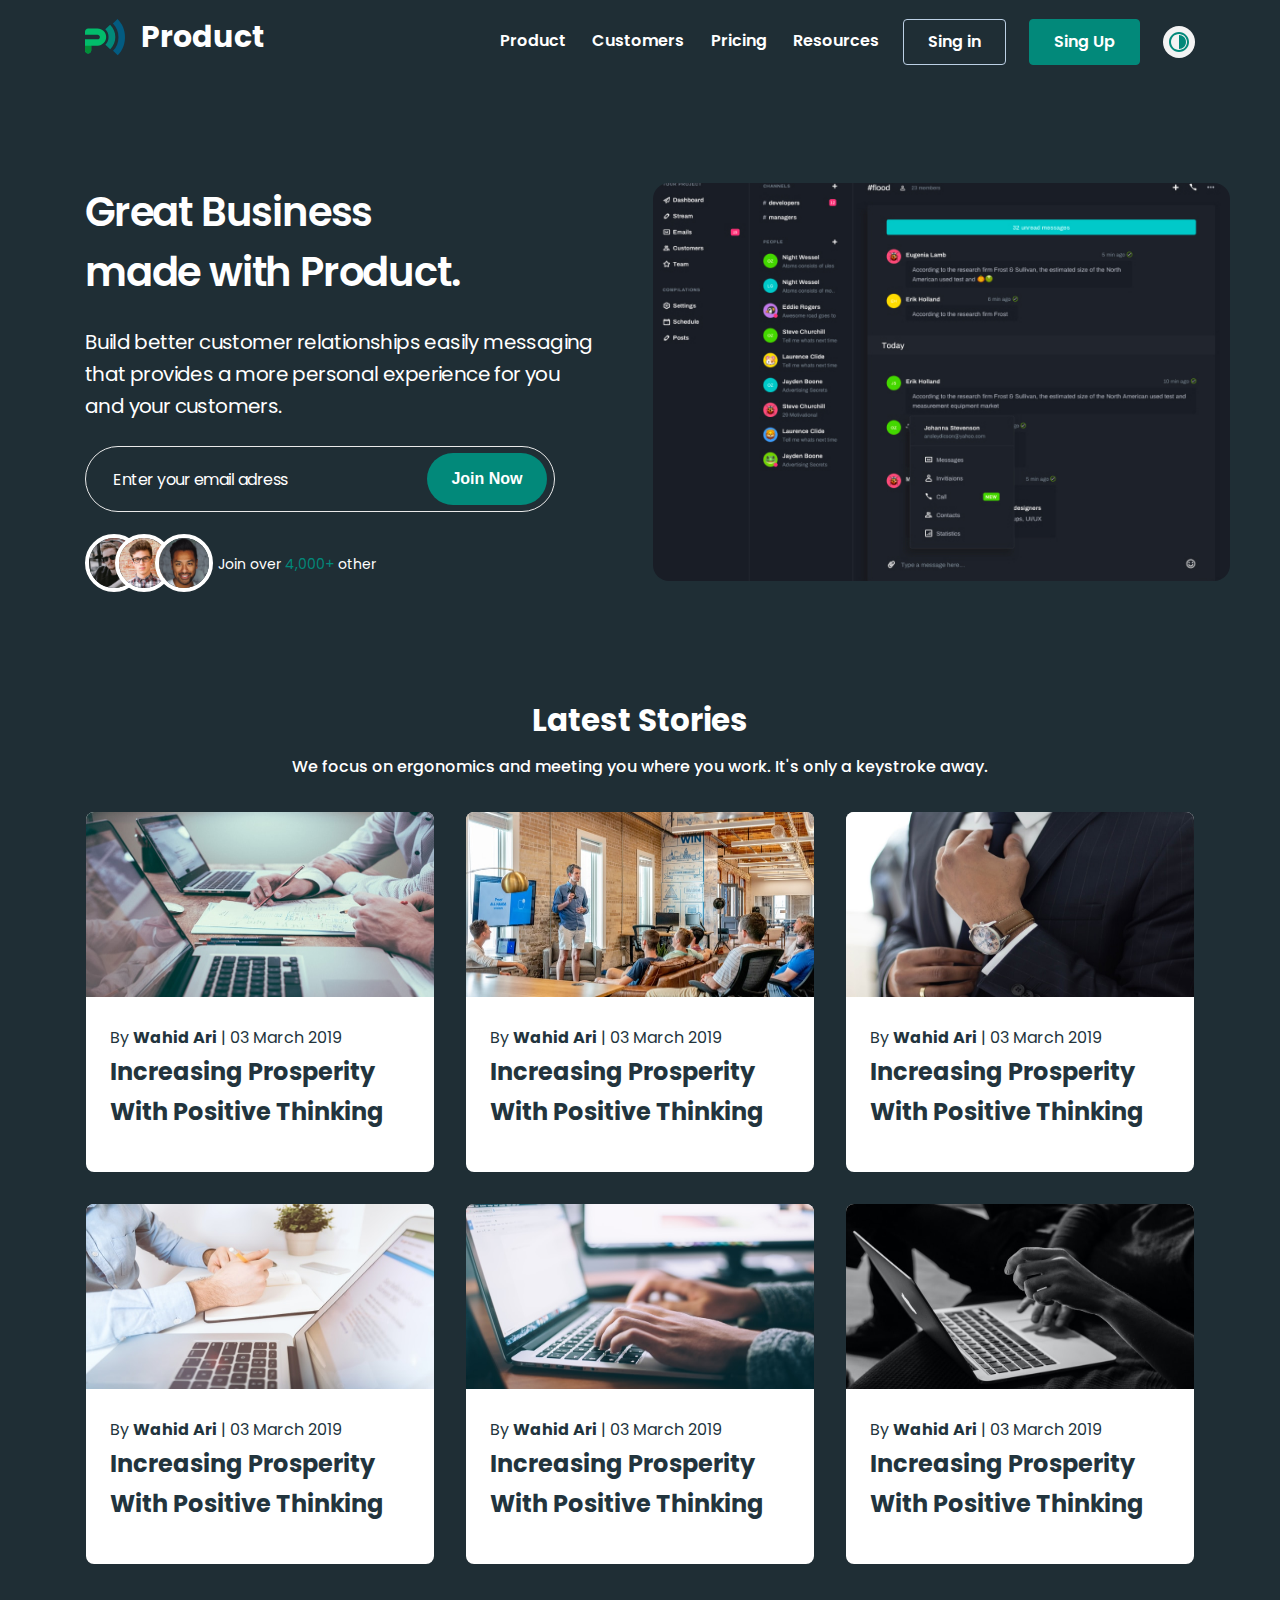
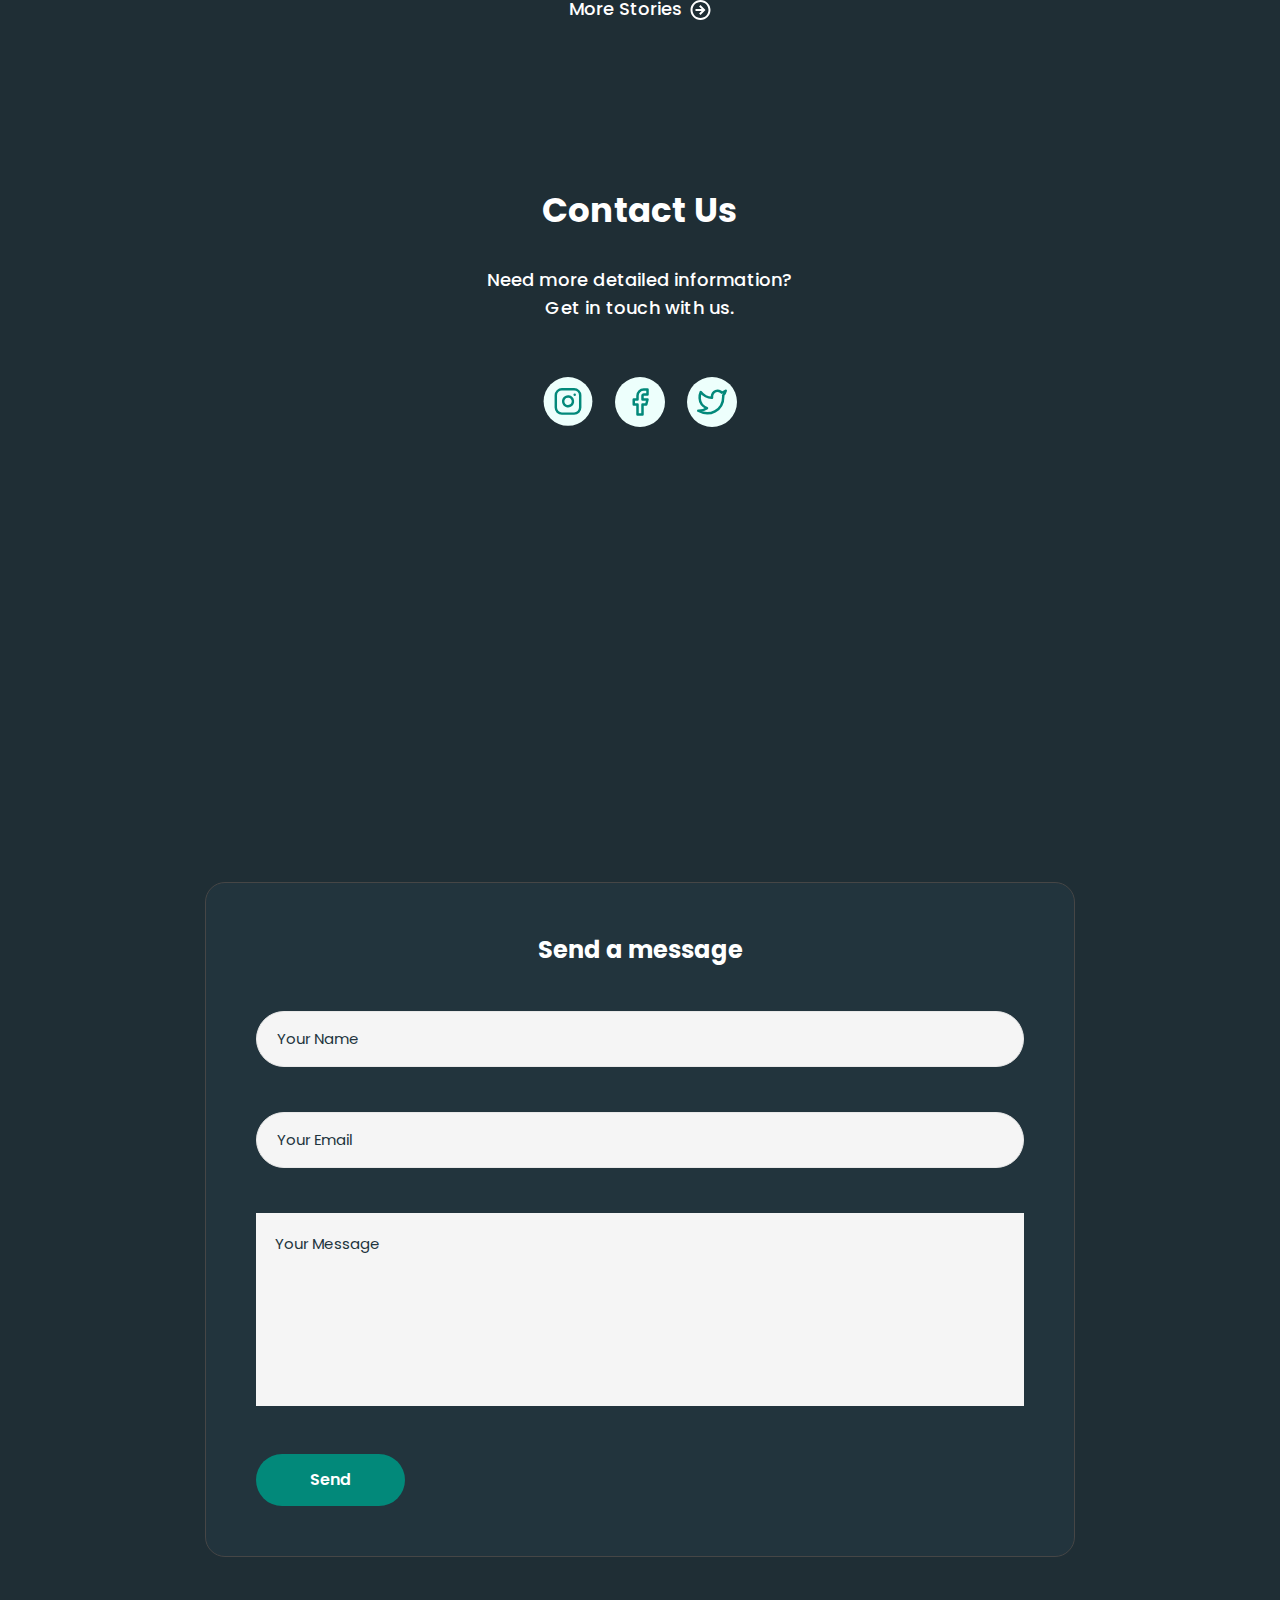
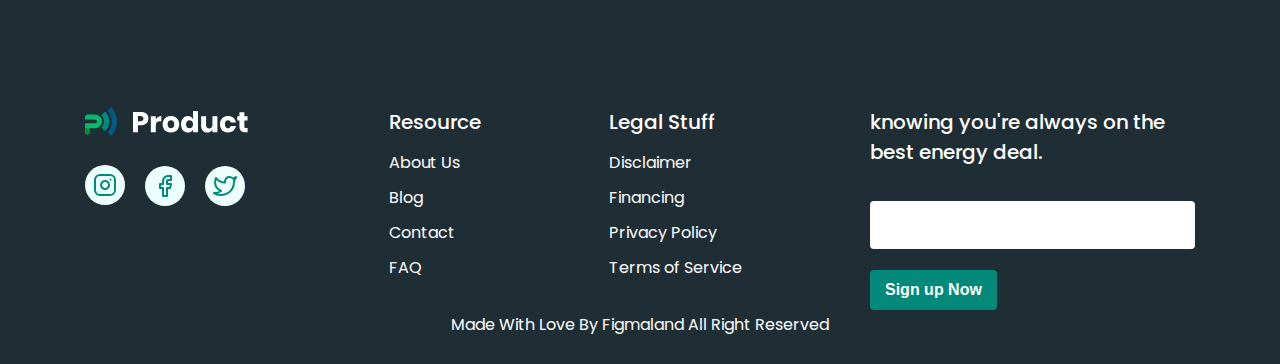
<file: resources.html>
<!DOCTYPE html>
<html lang="en">
<head>
	<meta charset="UTF-8">
	<meta http-equiv="X-UA-Compatible" content="IE=edge">
	<meta name="viewport" content="width=device-width, initial-scale=1.0">
	<title>Resources</title>
	<link
	 rel="stylesheet"
	 href="https://cdnjs.cloudflare.com/ajax/libs/animate.css/4.1.1/animate.min.css"
  />
	<link rel="preconnect" href="https://fonts.googleapis.com">
	<link rel="preconnect" href="https://fonts.gstatic.com" crossorigin>
	<link href="https://fonts.googleapis.com/css2?family=Asap+Condensed:wght@500&family=Inter:wght@500;700&family=Montserrat:wght@400;600&family=Poppins:wght@400;500;600;700&family=Roboto:wght@400;500;900&display=swap" rel="stylesheet">
	<link rel="stylesheet" href="scss/resources.css">
</head>
<body>
	<div class="wrapper">

		<section class="head-container">
         <header class="center">
            <!--menu-->
            <ul class="menu-mobile">
               <li><a href="#">Sign In</a></li>
               <li><a href="#">Sign Up</a></li>
               <li><a href="index.html">Product</a></li>
               <li><a href="#">Customers</a></li>
               <li><a href="pricing.html">Pricing</a></li>
               <li><a href="resources.html">Resources</a></li>
               <li><span id="close" class="hide" >
                   x
               </span></li>
           </ul>
           <!---->
            <div class="logo">
               <div class="logo-img"><img src="images/main/Logo.svg" alt="logo"></div>
               <div class="logo-text">
                  <p>Product</p>
               </div>
            </div>
            <div class="header-right">
               <nav class="menu">
                  <ul>
                     <li><a href="index.html">Product</a></li>
                     <li><a href="#">Customers</a></li>
                     <li><a href="pricing.html">Pricing</a></li>
                     <li><a href="resources.html">Resources</a></li>
                  </ul>
               </nav>
               <nav class="button-menu">
                  <ul>
                     <li><a href="#">Sing in</a></li>
                     <li><a href="#">Sing Up</a></li>
                     <li><a href=""><img src="images/main/theme.svg" alt=""></a></li>
                  </ul>
               </nav>
               <div class="burger">
                  <img src="images/main/burger.svg" alt="burger">
               </div>
            </div>
         </header>
		</section>

      <section class="business center">
         <div class="business-content">
            <div class="business-left wow animate__animated animate__flipInX animate__slow">
               <p class="business-title">Great Business made with Product.</p>
               <p class="business-descr">Build better customer relationships easily messaging that provides a more personal experience for you and your customers.</p>
               <form class="email-form">
                  <input type="email" required placeholder="Enter your email adress">
                  <button type="submit">Join Now</button>
              </form>
               <div class="users">
                  <div class="face">
                     <img src="images/resources/face1.png" alt="face1">
                     <img src="images/resources/face2.png" alt="face2">
                     <img src="images/resources/face3.png" alt="face3">
                  </div>
                  <p class="face-text">Join over <span>4,000+</span> other</p>
               </div>
            </div>
            <div class="business-right">
               <img src="images/resources/business.png" alt="business">
            </div>
         </div>
      </section>

      <section class="stories center">
         <p class="stories-title">Latest Stories</p>
         <p class="stories-descr">We focus on ergonomics and meeting you where you work. It's only a keystroke away.</p>
         <div class="stories-cards">
            <div class="card">
					<div class="card-img"><img src="images/resources/strategies1.jpg" alt="strategies1"></div>
					<p class="date">By <span>Wahid Ari</span> |  03 March 2019</p>
					<p class="card-descr">Increasing Prosperity With Positive Thinking</p>
				</div>
            <!---->
            <div class="card">
					<div class="card-img"><img src="images/resources/strategies2.jpg" alt="strategies1"></div>
					<p class="date">By <span>Wahid Ari</span> |  03 March 2019</p>
					<p class="card-descr">Increasing Prosperity With Positive Thinking</p>
				</div>
            <!---->
            <div class="card">
					<div class="card-img"><img src="images/resources/strategies3.jpg" alt="strategies1"></div>
					<p class="date">By <span>Wahid Ari</span> |  03 March 2019</p>
					<p class="card-descr">Increasing Prosperity With Positive Thinking</p>
				</div>
            <!---->
            <div class="card">
					<div class="card-img"><img src="images/resources/strategies4.jpg" alt="strategies1"></div>
					<p class="date">By <span>Wahid Ari</span> |  03 March 2019</p>
					<p class="card-descr">Increasing Prosperity With Positive Thinking</p>
				</div>
            <!---->
            <div class="card">
					<div class="card-img"><img src="images/resources/strategies5.jpg" alt="strategies1"></div>
					<p class="date">By <span>Wahid Ari</span> |  03 March 2019</p>
					<p class="card-descr">Increasing Prosperity With Positive Thinking</p>
				</div>
            <!---->
            <div class="card">
					<div class="card-img"><img src="images/resources/strategies6.jpg" alt="strategies1"></div>
					<p class="date">By <span>Wahid Ari</span> |  03 March 2019</p>
					<p class="card-descr">Increasing Prosperity With Positive Thinking</p>
				</div>
         </div>
         <div class="stories-btn">
            <p class="stories-text">More Stories</p>
            <a href="#"><img src="images/resources/stories-btn.svg" alt="stories-btn"></a>
         </div>
      </section>

		<section class="contact center-contact">
         <p class="contact-title">Contact Us</p>
         <p class="contact-descr">Need more detailed information? Get in touch with us.</p>
         <div class="contact-links">
            <a href="#"><img src="images/main/footer-icon1.svg" alt="footer-icon1"></a>
				<a href="#"><img src="images/main/footer-icon2.svg" alt="footer-icon2"></a>
				<a href="#"><img src="images/main/footer-icon3.svg" alt="footer-icon3"></a>
         </div>
         <iframe class="contact_map" src="https://www.google.com/maps/embed?pb=!1m14!1m12!1m3!1d1875.1547068857114!2d-122.41885450974334!3d37.775466607241576!2m3!1f0!2f0!3f0!3m2!1i1024!2i768!4f13.1!5e0!3m2!1sru!2sby!4v1637502745914!5m2!1sru!2sby" width="871" height="344" style="border:0;" allowfullscreen="" loading="lazy"></iframe>
      </section>
		
      <section class="form-box center-contact">
         <div class="form-content">
            <p class="form-title">Send a message</p>
            <form>
               <input type="text" required placeholder="Your Name">
               <input type="email" required placeholder="Your Email">
               <textarea name="comment" placeholder="Your Message"></textarea>
               <button type="submit">Send</button>
            </form>
         </div>
      </section>
	
		<!-- footer -->
		<footer>
			<div class="footer-content center">
				<div class="footer-top">
					<div class="item-logo">
						<div class="footer-logo">
							<img src="images/main/footer-logo.svg" alt="footer-logo">
						</div>
						<div class="footer-icons">
							<a href="#"><img src="images/main/footer-icon1.svg" alt="footer-icon1"></a>
							<a href="#"><img src="images/main/footer-icon2.svg" alt="footer-icon2"></a>
							<a href="#"><img src="images/main/footer-icon3.svg" alt="footer-icon3"></a>
						</div>
					</div>
					<ul class="item-links">
						<li class="item-first"><a href="#">Resource</a></li>
						<li><a href="#">About Us</a></li>
						<li><a href="#">Blog</a></li>
						<li><a href="#">Contact</a></li>
						<li><a href="#">FAQ</a></li>
					</ul>
					<ul class="item-links">
						<li class="item-first"><a href="#">Legal Stuff</a></li>
						<li><a href="#">Disclaimer</a></li>
						<li><a href="#">Financing</a></li>
						<li><a href="#">Privacy Policy</a></li>
						<li><a href="#">Terms of Service</a></li>
					</ul>
					<div class="form-content">
						<p class="text-form">knowing you're always on the best energy deal.</p>
						<form class="footer-form">
							<input class="input-text" type="text" name="form-text" required><br>
							<button class="footer-btn" type="submit">Sign up Now</button>
						</form>
					</div>
				</div>
				<div class="copyright">
					<p>Made With Love By Figmaland All Right Reserved</p>
				</div>
			</div>
		</footer>
	</div>

	<script src="lib/wow.min.js"></script>
<script>
	 const wow = new WOW({
	 boxClass: 'wow', 
	 animateClass: 'animate__animated', 
	 offset: 30, 
	 mobile: true, 
	 live: true
	 })
	 wow.init();
</script>
<script src="js/header.js"></script>
</body>
</html>
</file>
<file: scss/main.css>
/*RESET.CSS*/
html, body, div, span, applet, object, iframe,
h1, h2, h3, h4, h5, h6, p, blockquote, pre,
a, abbr, acronym, address, big, cite, code,
del, dfn, em, img, ins, kbd, q, s, samp,
small, strike, strong, sub, sup, tt, var,
b, u, i, center,
dl, dt, dd, ol, ul, li,
fieldset, form, label, legend,
table, caption, tbody, tfoot, thead, tr, th, td,
article, aside, canvas, details, embed,
figure, figcaption, footer, header, hgroup,
menu, nav, output, ruby, section, summary,
time, mark, audio, video {
  margin: 0;
  padding: 0;
  border: 0;
  font-size: 100%;
  font: inherit;
  vertical-align: baseline;
}

/* HTML5 display-role reset for older browsers */
article, aside, details, figcaption, figure,
footer, header, hgroup, menu, nav, section {
  display: block;
}

body {
  line-height: 1;
}

ol, ul {
  list-style: none;
}

blockquote, q {
  quotes: none;
}

blockquote:before, blockquote:after,
q:before, q:after {
  content: '';
  content: none;
}

table {
  border-collapse: collapse;
  border-spacing: 0;
}

/*New Styles*/
.wrapper {
  max-width: 1400px;
  width: 100%;
  margin: 0 auto;
}

.center {
  max-width: 1110px;
  width: 100%;
  margin: 0 auto;
}

body {
  font-family: 'Poppins', sans-serif;
  background: #1F2E35;
}

a {
  text-decoration: none;
}

/*head-container*/
.head-container header #close {
  display: none;
}

.head-container header .menu-mobile {
  list-style-type: none;
  min-height: 100vh;
  background: rgba(3, 138, 122, 0.9);
  display: -webkit-box;
  display: -ms-flexbox;
  display: flex;
  -webkit-box-orient: vertical;
  -webkit-box-direction: normal;
      -ms-flex-direction: column;
          flex-direction: column;
  -webkit-box-align: center;
      -ms-flex-align: center;
          align-items: center;
  position: fixed;
  top: 0;
  left: -100%;
  width: 100%;
  padding-left: 0;
  padding-top: 120px;
  opacity: 0;
  z-index: 1;
  -webkit-transition: 1s ease-in-out;
  transition: 1s ease-in-out;
}

.head-container header .menu-mobile.show {
  -webkit-transition: 1s ease-in-out;
  transition: 1s ease-in-out;
  opacity: 1;
  left: 0%;
}

.head-container header .menu-mobile li {
  margin: 10px;
}

.head-container header .menu-mobile li a {
  text-decoration: none;
  font-size: 20px;
  line-height: 22px;
  color: #fff;
  -webkit-transition: 0.7s;
  transition: 0.7s;
  font-weight: bold;
}

.head-container header .menu-mobile li a:hover {
  color: #263238;
}

.head-container header {
  display: -webkit-box;
  display: -ms-flexbox;
  display: flex;
  -webkit-box-pack: justify;
      -ms-flex-pack: justify;
          justify-content: space-between;
}

.head-container header .burger {
  display: none;
}

.head-container header .logo {
  display: -webkit-box;
  display: -ms-flexbox;
  display: flex;
}

.head-container header .logo .logo-img {
  padding-top: 19px;
}

.head-container header .logo .logo-text p {
  font-weight: bold;
  font-size: 30px;
  line-height: 28px;
  color: #fff;
  padding-top: 23px;
  margin-left: 16px;
  margin-right: 24px;
}

.head-container header .header-right {
  display: -webkit-box;
  display: -ms-flexbox;
  display: flex;
  -webkit-box-pack: end;
      -ms-flex-pack: end;
          justify-content: flex-end;
}

.head-container header .menu ul {
  display: -webkit-box;
  display: -ms-flexbox;
  display: flex;
  -webkit-box-pack: justify;
      -ms-flex-pack: justify;
          justify-content: space-between;
  /* width: 100%; */
  width: 379px;
  padding-top: 27px;
  margin-right: 24px;
}

.head-container header .menu ul li a {
  font-weight: 600;
  font-size: 16px;
  line-height: 175%;
  color: #fff;
  -webkit-transition: 0.4s ease-out;
  transition: 0.4s ease-out;
}

.head-container header .menu ul li a:hover {
  color: #02897A;
}

.head-container header .button-menu ul {
  display: -webkit-box;
  display: -ms-flexbox;
  display: flex;
  -webkit-box-pack: justify;
      -ms-flex-pack: justify;
          justify-content: space-between;
  width: 292px;
}

.head-container header .button-menu ul li {
  padding-top: 19px;
}

.head-container header .button-menu ul li:nth-child(3) {
  padding-top: 26px;
}

.head-container header .button-menu ul li:nth-child(1) a {
  display: inline-block;
  font-weight: 600;
  font-size: 16px;
  line-height: 24px;
  color: #fff;
  padding: 10px 24px;
  border: 1px solid #BCD0E5;
  border-radius: 4px;
  -webkit-transition: 0.7s;
  transition: 0.7s;
}

.head-container header .button-menu ul li:nth-child(1) a:hover {
  background-color: #BCD0E5;
  color: #1F2E35;
}

.head-container header .button-menu ul li:nth-child(2) a {
  display: inline-block;
  font-weight: 600;
  font-size: 16px;
  line-height: 24px;
  color: #fff;
  padding: 10px 24px;
  background-color: #02897A;
  border: 1px solid #02897A;
  border-radius: 4px;
  -webkit-transition: 0.7s;
  transition: 0.7s;
}

.head-container header .button-menu ul li:nth-child(2) a:hover {
  background-color: #fff;
  color: #02897A;
  border: 1px solid #BCD0E5;
}

@media screen and (max-width: 1024px) {
  .head-container header .menu {
    display: none;
  }
  .head-container header .button-menu ul li:nth-child(3) {
    display: none;
  }
  .head-container header .button-menu ul {
    width: 238px;
  }
  .head-container header .burger {
    display: block;
    margin-top: 26px;
    margin-left: 24px;
  }
  .head-container header #close {
    display: block;
    position: absolute;
    right: 20px;
    top: 17px;
    font-size: 30px;
    color: #fff;
    z-index: 1;
    -webkit-transition: 1s;
    transition: 1s;
  }
}

@media screen and (max-width: 600px) {
  .head-container header {
    height: 70px;
    -webkit-box-shadow: 0px -2px 8px rgba(0, 0, 0, 0.25);
            box-shadow: 0px -2px 8px rgba(0, 0, 0, 0.25);
  }
  .head-container header .button-menu ul {
    display: none;
  }
  .head-container header .burger {
    margin-top: 19px;
  }
}

/*header-descr*/
.header-descr {
  display: -webkit-box;
  display: -ms-flexbox;
  display: flex;
  -webkit-box-pack: justify;
      -ms-flex-pack: justify;
          justify-content: space-between;
  margin-top: 43px;
}

.header-descr .header-descr-left {
  margin-right: 20px;
}

.header-descr .header-descr-left h1 {
  font-weight: bold;
  font-size: 40px;
  line-height: 150%;
  color: #fff;
  padding-top: 132px;
  margin-bottom: 18px;
}

.header-descr .header-descr-left .text-left {
  font-size: 18px;
  line-height: 28px;
  line-height: 156%;
  color: #fff;
  max-width: 458px;
  margin-bottom: 45px;
}

.header-descr .header-descr-left .button-left {
  display: -webkit-box;
  display: -ms-flexbox;
  display: flex;
  -webkit-box-pack: justify;
      -ms-flex-pack: justify;
          justify-content: space-between;
  -webkit-box-align: center;
      -ms-flex-align: center;
          align-items: center;
  width: 366px;
}

.header-descr .header-descr-left .button-left .button-start a {
  display: inline-block;
  font-weight: bold;
  font-size: 16px;
  line-height: 24px;
  color: #fff;
  padding: 15px 41px;
  background-color: #02897A;
  border: 1px solid #02897A;
  border-radius: 4px;
  -webkit-transition: 0.7s;
  transition: 0.7s;
}

.header-descr .header-descr-left .button-left .button-start a:hover {
  color: #02897A;
  background-color: #fff;
  border: 1px solid #fff;
}

.header-descr .header-descr-left .button-left .button-video img {
  vertical-align: middle;
  margin-right: 9px;
}

.header-descr .header-descr-left .button-left .button-video a {
  display: inline-block;
  font-weight: 600;
  font-size: 16px;
  line-height: 24px;
  text-decoration: underline;
  color: #02897A;
  -webkit-transition: 0.7s;
  transition: 0.7s;
}

.header-descr .header-descr-left .button-left .button-video a:hover {
  color: #fff;
}

.header-descr .header-descr-right .image-right img {
  max-width: 100%;
  width: 100%;
}

/*section product*/
.product {
  margin-top: 150px;
  background-image: url(..//images/main/bg-product.png);
  background-repeat: no-repeat;
  background-position: center bottom;
  padding-bottom: 90px;
}

.product .product-title h2 {
  font-weight: bold;
  font-size: 32px;
  line-height: 48px;
  color: #fff;
  text-align: center;
  max-width: 525px;
  margin: 0 auto;
  margin-bottom: 58px;
}

.product .product-items {
  display: -webkit-box;
  display: -ms-flexbox;
  display: flex;
  -webkit-box-pack: justify;
      -ms-flex-pack: justify;
          justify-content: space-between;
  -ms-flex-wrap: wrap;
      flex-wrap: wrap;
}

.product .product-items .product-item {
  width: 240px;
  margin-bottom: 34px;
}

.product .product-items .product-item .product-about {
  font-weight: 600;
  font-size: 22px;
  line-height: 33px;
  color: #fff;
  margin-top: 30px;
  margin-bottom: 13px;
}

.product .product-items .product-item .product-descr {
  font-size: 16px;
  line-height: 26px;
  color: #fff;
}

.product .product-button {
  text-align: center;
}

.product .product-button a {
  display: inline-block;
  font-size: 16px;
  line-height: 24px;
  font-weight: bold;
  color: #fff;
  padding: 15px 32px;
  background-color: #02897A;
  border: solid 1px #02897A;
  border-radius: 4px;
  -webkit-transition: 0.7s;
  transition: 0.7s;
}

.product .product-button a:hover {
  color: #02897A;
  background-color: #fff;
  border: 1px solid #fff;
}

/*content-illustraion*/
.content-illustraion .content-wrap {
  display: -webkit-box;
  display: -ms-flexbox;
  display: flex;
  -webkit-box-pack: justify;
      -ms-flex-pack: justify;
          justify-content: space-between;
  margin-top: 150px;
  margin-bottom: 32px;
}

.content-illustraion .content-wrap .content-left {
  width: 486px;
}

.content-illustraion .content-wrap .content-left h4 {
  font-weight: bold;
  font-size: 32px;
  line-height: 48px;
  color: #fff;
  margin-top: 8px;
  margin-bottom: 24px;
}

.content-illustraion .content-wrap .content-left .content-title {
  font-weight: 600;
  font-size: 16px;
  line-height: 24px;
  color: #fff;
  margin-bottom: 12px;
}

.content-illustraion .content-wrap .content-left .content-title:nth-of-type(1) {
  margin-bottom: 8px;
}

.content-illustraion .content-wrap .content-left .content-title:nth-of-type(3) {
  margin-top: 30px;
}

.content-illustraion .content-wrap .content-left .content-title:nth-of-type(5) {
  margin-top: 25px;
}

.content-illustraion .content-wrap .content-left .content-descr {
  font-size: 16px;
  line-height: 24px;
  color: #fff;
}

.content-illustraion .content-wrap .content-right {
  width: 540px;
}

.content-illustraion .content-wrap .content-right img {
  width: 100%;
  max-width: 100%;
}

.content-illustraion .content-support .support-left {
  width: 543px;
}

.content-illustraion .content-support .support-left img {
  width: 100%;
  max-width: 100%;
}

.content-illustraion .content-support {
  display: -webkit-box;
  display: -ms-flexbox;
  display: flex;
  -webkit-box-pack: justify;
      -ms-flex-pack: justify;
          justify-content: space-between;
  margin-top: 150px;
}

.content-illustraion .content-support .support-right {
  width: 486px;
}

.content-illustraion .content-support .support-right h4 {
  font-weight: bold;
  font-size: 32px;
  line-height: 48px;
  color: #fff;
  margin-top: 8px;
  margin-bottom: 24px;
}

.content-illustraion .content-support .support-right .supptort-title {
  font-weight: 600;
  font-size: 16px;
  line-height: 24px;
  color: #fff;
}

.content-illustraion .content-support .support-right .supptort-descr {
  font-size: 16px;
  line-height: 24px;
  color: #fff;
}

.content-illustraion .content-support .support-right .support-icon {
  display: -webkit-box;
  display: -ms-flexbox;
  display: flex;
  -webkit-box-align: center;
      -ms-flex-align: center;
          align-items: center;
  margin-top: 30px;
}

.content-illustraion .content-support .support-right .support-icon div {
  margin-right: 30px;
}

.content-illustraion .content-support .support-right .support-icon p {
  font-size: 16px;
  line-height: 26px;
  color: #fff;
}

.content-illustraion .content-wrap .content-right.collab {
  width: 542px;
}

/* people-opinion */
.people-opinion {
  padding-top: 170px;
  background-image: url(..//images/main/bg-opinion.png);
  background-repeat: no-repeat;
  background-position: center top;
}

.people-opinion .opinion-content h3 {
  font-weight: bold;
  font-size: 32px;
  line-height: 48px;
  color: #fff;
  margin-bottom: 16px;
  text-align: center;
}

.people-opinion .opinion-content .opinion-descr {
  font-weight: 500;
  font-size: 16px;
  line-height: 26px;
  text-align: center;
  color: #fff;
  margin: 0 auto;
  margin-bottom: 32px;
  max-width: 542px;
}

.people-opinion .opinion-content .opinion-items {
  display: -webkit-box;
  display: -ms-flexbox;
  display: flex;
  -ms-flex-pack: distribute;
      justify-content: space-around;
  -ms-flex-wrap: wrap;
      flex-wrap: wrap;
}

.people-opinion .opinion-content .opinion-items .opinion-item {
  display: -webkit-box;
  display: -ms-flexbox;
  display: flex;
  -webkit-box-align: center;
      -ms-flex-align: center;
          align-items: center;
  background-image: url(..//images/main/circle-even.png);
  background-repeat: no-repeat;
  background-position: 62% 61px;
  margin-bottom: 24px;
}

.people-opinion .opinion-content .opinion-items .opinion-item:nth-child(1),
.people-opinion .opinion-content .opinion-items .opinion-item:nth-child(4) {
  background-image: url(..//images/main/circle.png);
  background-repeat: no-repeat;
  background-position: 36% 61px;
}

.people-opinion .opinion-content .opinion-items .opinion-item .opinion-img img {
  border: 3px solid #FF0909;
  border-radius: 50%;
  width: 98px;
  height: 98px;
}

.people-opinion .opinion-content .opinion-items .opinion-item:nth-child(2) .opinion-img img {
  border: 3px solid #740A76;
}

.people-opinion .opinion-content .opinion-items .opinion-item:nth-child(3) .opinion-img img {
  border: 3px solid #02897A;
}

.people-opinion .opinion-content .opinion-items .opinion-item:nth-child(4) .opinion-img img {
  border: 3px solid #035B81;
}

.people-opinion .opinion-content .opinion-items .opinion-item .opinion-text {
  font-weight: 500;
  font-size: 16px;
  line-height: 24px;
  color: #2F281E;
  padding: 15px 25px;
  border-radius: 26px;
  background-color: #fff;
  max-width: 225px;
  margin-bottom: 20px;
  margin-left: 16px;
}

.people-opinion .opinion-content .opinion-items .opinion-item:nth-child(2)
.opinion-text, .people-opinion .opinion-content .opinion-items .opinion-item:nth-child(3) .opinion-text {
  margin-right: 16px;
  margin-left: 0;
}

/* section strategies */
.strategies {
  margin-top: 150px;
}

.strategies h2 {
  font-weight: bold;
  font-size: 34px;
  line-height: 51px;
  color: #fff;
  margin-bottom: 8px;
}

.strategies .strategies-descr {
  font-weight: 500;
  font-size: 16px;
  line-height: 26px;
  color: #fff;
  margin-bottom: 33px;
}

.strategies .strategies-cards {
  display: -ms-grid;
  display: grid;
  -ms-grid-columns: 348px 348px 348px;
      grid-template-columns: 348px 348px 348px;
  -ms-grid-rows: auto;
      grid-template-rows: auto;
  -webkit-box-pack: justify;
      -ms-flex-pack: justify;
          justify-content: space-between;
}

.strategies .strategies-cards .card {
  width: 348px;
  background-color: #fff;
  border-radius: 8px;
  overflow: hidden;
  padding-bottom: 40px;
  border: 0;
  -webkit-transition: 0.7s;
  transition: 0.7s;
}

.strategies .strategies-cards .card:hover {
  opacity: 0.5;
}

.strategies .strategies-cards .card .date {
  font-size: 16px;
  line-height: 28px;
  color: #22343D;
  padding-left: 24px;
  padding-right: 24px;
  margin-top: 24px;
}

.strategies .strategies-cards .card .card-img img {
  width: 100%;
  max-width: 100%;
  height: 185px;
}

.strategies .strategies-cards .card .card-descr {
  font-weight: bold;
  font-size: 24px;
  line-height: 40px;
  color: #22343D;
  padding-left: 24px;
  padding-right: 24px;
}

.strategies .strategies-cards .card .card-descr.card-descr-color {
  color: #02897A;
}

.strategies .strategies-cards .card .date span {
  font-weight: bold;
}

/* price-container */
.price {
  margin-top: 27px;
}

.price h3 {
  font-weight: bold;
  font-size: 34px;
  line-height: 51px;
  color: #fff;
  text-align: center;
}

.price .about-price {
  font-weight: 500;
  font-size: 16px;
  line-height: 24px;
  color: #fff;
  text-align: center;
}

.price .price-cards {
  display: -ms-grid;
  display: grid;
  -ms-grid-columns: 323px 323px 323px;
      grid-template-columns: 323px 323px 323px;
  -webkit-box-pack: justify;
      -ms-flex-pack: justify;
          justify-content: space-between;
  margin-top: 173px;
}

.price .price-cards .price-item {
  width: 323px;
  background-color: #fff;
  border-radius: 8px;
  -webkit-box-shadow: 0px 2px 8px rgba(0, 0, 0, 0.25);
          box-shadow: 0px 2px 8px rgba(0, 0, 0, 0.25);
  padding-top: 24px;
  padding-bottom: 32px;
}

.price .price-cards .price-item .rate {
  font-weight: bold;
  font-size: 24px;
  line-height: 40px;
  color: #22343D;
  text-align: center;
}

.price .price-cards .price-item .price-descr {
  font-size: 16px;
  line-height: 40px;
  color: #22343D;
  margin-top: 8px;
  margin-bottom: 16px;
  text-align: center;
}

.price .price-cards .price-item .about-sum {
  display: -webkit-box;
  display: -ms-flexbox;
  display: flex;
  -webkit-box-pack: center;
      -ms-flex-pack: center;
          justify-content: center;
  -webkit-box-align: center;
      -ms-flex-align: center;
          align-items: center;
  margin-bottom: 16px;
}

.price .price-cards .price-item .about-sum .sum {
  font-weight: bold;
  font-size: 76px;
  line-height: 100px;
  color: #02897A;
  margin-right: 8px;
}

.price .price-cards .price-item .about-sum .dollar {
  font-size: 22px;
  line-height: 30px;
  font-weight: bold;
  color: #02897A;
}

.price .price-cards .price-item .about-sum .dollar span {
  font-size: 16px;
  line-height: 19px;
  letter-spacing: 0.1px;
  color: #AFAFAF;
}

.price .price-cards .price-item .price-text p {
  font-weight: 500;
  font-size: 16px;
  line-height: 22px;
  letter-spacing: 0.2px;
  color: #22343D;
  margin-bottom: 16px;
  text-align: center;
}

.price .price-cards .price-item .price-text p:last-child {
  margin-bottom: 38px;
}

.price .price-cards .price-item .price-button {
  text-align: center;
}

.price .price-cards .price-item .price-button a {
  display: inline-block;
  font-weight: 600;
  font-size: 18px;
  line-height: 22px;
  color: #fff;
  padding: 11px 18px;
  background-color: #02897A;
  border-radius: 8px;
  border: solid 1px #02897A;
  -webkit-transition: 0.7s;
  transition: 0.7s;
}

.price .price-cards .price-item .price-button a:hover {
  color: #02897A;
  background-color: #fff;
  border: solid 1px #02897A;
}

.price .price-cards .price-item:nth-child(2) {
  background-color: #02897A;
}

.price .price-cards .price-item:nth-child(2) .rate, .price .price-cards .price-item:nth-child(2) .price-descr, .price .price-cards .price-item:nth-child(2) .about-sum .sum, .price .price-cards .price-item:nth-child(2) .about-sum .dollar, .price-cards .price-item:nth-child(2) .price-text p {
  color: #fff;
}

.price .price-cards .price-item:nth-child(2) .price-button a {
  color: #02897A;
  background-color: #fff;
  border: solid 1px #fff;
  -webkit-transition: 0.7s;
  transition: 0.7s;
}

.price .price-cards .price-item:nth-child(2) .price-button a:hover {
  color: #fff;
  background-color: #02897A;
}

/* section review */
.review {
  margin-top: 150px;
}

.review .about-review h3 {
  font-weight: bold;
  font-size: 34px;
  line-height: 57px;
  letter-spacing: 0.2px;
  color: #fff;
  text-align: center;
  margin-bottom: 8px;
}

.review .about-review .review-descr {
  font-weight: 500;
  font-size: 16px;
  line-height: 28px;
  margin: 0 auto;
  letter-spacing: 0.2px;
  color: #fff;
  max-width: 537px;
  text-align: center;
}

.review .review-cards {
  display: -ms-grid;
  display: grid;
  -ms-grid-columns: 327px 327px 327px;
      grid-template-columns: 327px 327px 327px;
  -webkit-box-pack: justify;
      -ms-flex-pack: justify;
          justify-content: space-between;
  margin-top: 50px;
}

.review .review-cards .review-card {
  padding: 28px 26px 24px 26px;
  background-color: #fff;
  border-radius: 5px;
  width: 327px;
  -webkit-box-sizing: border-box;
          box-sizing: border-box;
}

.review .review-cards .review-card .stars {
  display: -webkit-box;
  display: -ms-flexbox;
  display: flex;
  margin-bottom: 16px;
}

.review .review-cards .review-card .stars .star {
  margin-right: 4px;
}

.review .review-cards .review-card .card-text {
  font-size: 16px;
  line-height: 28px;
  letter-spacing: 0.2px;
  color: #737373;
  margin-bottom: 16px;
}

.review .review-cards .client {
  display: -webkit-box;
  display: -ms-flexbox;
  display: flex;
  -webkit-box-align: center;
      -ms-flex-align: center;
          align-items: center;
}

.review .review-cards .client .client-photo {
  margin-right: 14px;
}

.review .review-cards .client .client-photo img {
  border: 1px solid #BDBDBD;
  border-radius: 50%;
  width: 50px;
  height: 50px;
}

.review .review-cards .client .client-text .client-name {
  font-weight: 600;
  font-size: 16px;
  line-height: 24px;
  letter-spacing: 0.2px;
  color: #02897A;
}

.review .review-cards .client .client-text .client-designer {
  font-weight: 500;
  font-size: 14px;
  line-height: 24px;
  letter-spacing: 0.2px;
  color: #252B42;
}

/* section company */
.company {
  margin-top: 150px;
}

.company .company-wrap {
  display: -webkit-box;
  display: -ms-flexbox;
  display: flex;
  max-width: 968px;
  margin: 0 auto;
  -webkit-box-pack: justify;
      -ms-flex-pack: justify;
          justify-content: space-between;
  background-color: #02897A;
  border-radius: 32px;
}

.company .company-wrap .company-img {
  padding-top: 14px;
  padding-right: 36px;
  width: 351px;
}

.company .company-wrap .company-img img {
  width: 100%;
  max-width: 100%;
  -webkit-filter: drop-shadow(0px 4px 31px rgba(0, 0, 0, 0.15));
          filter: drop-shadow(0px 4px 31px rgba(0, 0, 0, 0.15));
}

.company .company-wrap .company-content {
  padding-left: 51px;
  padding-top: 49px;
}

.company .company-wrap .company-content .company-text {
  font-weight: 600;
  font-size: 32px;
  line-height: 151%;
  color: #fff;
  margin-bottom: 50px;
  max-width: 510px;
}

.company .company-wrap .company-content a {
  display: inline-block;
  font-weight: 600;
  font-size: 20px;
  line-height: 30px;
  color: #02897A;
  padding: 13px 35px;
  background-color: #fff;
  border-radius: 8px;
  margin-bottom: 14px;
  border: solid 1px #fff;
  -webkit-transition: 0.7s;
  transition: 0.7s;
}

.company .company-wrap .company-content a:hover {
  color: #fff;
  background-color: #02897A;
  border: solid 1px #fff;
}

/* footer */
footer {
  margin-top: 150px;
  padding-bottom: 24px;
}

footer .footer-content .footer-top {
  display: -webkit-box;
  display: -ms-flexbox;
  display: flex;
  -webkit-box-pack: justify;
      -ms-flex-pack: justify;
          justify-content: space-between;
  -ms-flex-wrap: wrap;
      flex-wrap: wrap;
}

footer .footer-content .footer-top .item-logo .footer-logo {
  margin-bottom: 25px;
}

footer .footer-content .footer-top .item-logo .footer-icons a {
  margin-right: 16px;
}

footer .footer-content .footer-top .item-logo .footer-icons img:last-child {
  margin-right: 0;
}

footer .footer-content .footer-top .item-links {
  list-style-type: none;
}

footer .footer-content .footer-top .item-links .item-first a {
  display: inline-block;
  font-weight: 500;
  font-size: 20px;
  line-height: 30px;
  color: #fff;
  text-decoration: none;
  margin-bottom: 8px;
  -webkit-transition: 0.4s ease-out;
  transition: 0.4s ease-out;
}

footer .footer-content .footer-top .item-links li a {
  font-size: 16px;
  line-height: 35px;
  color: #fff;
  text-decoration: none;
  -webkit-transition: 0.4s ease-out;
  transition: 0.4s ease-out;
}

footer .footer-content .footer-top .item-links .item-first a:hover,
footer .footer-content .footer-top .item-links li a:hover {
  color: #02897A;
}

footer .footer-content .footer-top .form-content {
  width: 325px;
}

footer .footer-content .footer-top .form-content p {
  font-weight: 500;
  font-size: 20px;
  line-height: 30px;
  color: #fff;
  margin-bottom: 34px;
}

footer .footer-content .footer-top .form-content .footer-form .input-text {
  display: inline-block;
  width: 325px;
  height: 48px;
  border-radius: 4px;
  border: none;
  -webkit-box-sizing: border-box;
          box-sizing: border-box;
  outline: 0;
  padding: 0;
  padding-left: 15px;
  font-size: 18px;
  line-height: 24px;
  margin-bottom: 21px;
}

footer .footer-content .footer-top .form-content .footer-form .footer-btn {
  display: inline-block;
  font-weight: bold;
  font-size: 16px;
  line-height: 24px;
  padding: 8px 15px;
  color: #fff;
  background-color: #02897A;
  border-radius: 4px;
  border: none;
  cursor: pointer;
  -webkit-transition: 0.7s;
  transition: 0.7s;
}

footer .footer-content .footer-top .form-content .footer-form .footer-btn:hover {
  color: #02897A;
  background-color: #fff;
}

footer .footer-content .copyright p {
  font-size: 16px;
  line-height: 30px;
  color: #fff;
  text-align: center;
}

@media screen and (max-width: 1024px) {
  /* footer */
  footer .footer-content .footer-top .form-content {
    width: 100%;
    margin-top: 32px;
  }
  footer .footer-content .copyright p {
    margin-top: 36px;
  }
}

@media screen and (max-width: 768px) {
  /* footer */
  footer {
    margin-top: 100px;
  }
}

@media screen and (max-width: 600px) {
  /* footer */
  footer .footer-content .footer-top {
    -webkit-box-orient: vertical;
    -webkit-box-direction: normal;
        -ms-flex-direction: column;
            flex-direction: column;
    -webkit-box-align: center;
        -ms-flex-align: center;
            align-items: center;
  }
  footer .footer-content .footer-top .item-logo,
  footer .footer-content .footer-top .item-links {
    margin-bottom: 32px;
  }
  footer .footer-content .footer-top .form-content {
    margin-top: 0;
  }
  footer .footer-content .footer-top .form-content {
    max-width: 325px;
  }
  footer .footer-content .footer-top .form-content .footer-form .input-text {
    width: 100%;
  }
  footer .footer-content .footer-top {
    text-align: center;
  }
}

@media screen and (max-width: 1200px) {
  .center {
    width: calc(100% - 60px);
    padding-left: 30px;
    padding-right: 30px;
  }
  /* section product */
  .product .product-items {
    -webkit-box-pack: center;
        -ms-flex-pack: center;
            justify-content: center;
  }
  /*content-illustraion*/
  .content-illustraion .content-wrap .content-left {
    width: 44%;
  }
  .content-illustraion .content-wrap .content-right, .content-illustraion .content-wrap .content-right.collab {
    width: 48%;
  }
  .content-illustraion .content-support .support-left {
    width: 48%;
  }
  .content-illustraion .content-support .support-right {
    width: 44%;
  }
  /* section strategies */
  .strategies .strategies-cards {
    -ms-grid-columns: 348px 348px;
        grid-template-columns: 348px 348px;
    -webkit-box-pack: space-evenly;
        -ms-flex-pack: space-evenly;
            justify-content: space-evenly;
    grid-row-gap: 35px;
    justify-items: center;
  }
  .strategies .strategies-cards .card:nth-child(1) {
    -ms-grid-column: 1;
    grid-column: 1;
    -ms-grid-row: 1;
    grid-row: 1;
  }
  .strategies .strategies-cards .card:nth-child(2) {
    -ms-grid-column: 2;
    grid-column: 2;
    -ms-grid-row: 1;
    grid-row: 1;
  }
  .strategies .strategies-cards .card:nth-child(2) {
    -ms-grid-column: 1;
    -ms-grid-column-span: 2;
    grid-column: 1/3;
    -ms-grid-row: 2;
    grid-row: 2;
  }
  /* price-container */
  .price .price-cards {
    -ms-grid-columns: 323px 323px;
        grid-template-columns: 323px 323px;
    -webkit-box-pack: space-evenly;
        -ms-flex-pack: space-evenly;
            justify-content: space-evenly;
    justify-items: center;
    grid-row-gap: 32px;
    margin-top: 74px;
  }
  .price .price-cards .price-item:nth-child(3) {
    -ms-grid-column: 1;
    -ms-grid-column-span: 2;
    grid-column: 1/3;
    -ms-grid-row: 2;
    grid-row: 2;
  }
  /* section review */
  .review .review-cards {
    -ms-grid-columns: 327px 327px;
        grid-template-columns: 327px 327px;
    -webkit-box-pack: space-evenly;
        -ms-flex-pack: space-evenly;
            justify-content: space-evenly;
    justify-items: center;
    grid-row-gap: 32px;
    margin-top: 32px;
  }
  .review .review-cards .review-card:nth-child(3) {
    -ms-grid-column: 1;
    -ms-grid-column-span: 2;
    grid-column: 1/3;
    -ms-grid-row: 2;
    grid-row: 2;
  }
}

@media screen and (max-width: 1024px) {
  /* header-descr */
  .header-descr .header-descr-left h1 {
    font-size: 36px;
    line-height: 167%;
    padding-top: 15%;
  }
  .header-descr .header-descr-left {
    width: 50%;
  }
  .header-descr .header-descr-right {
    width: 50%;
  }
  /* section people-opinion */
  .people-opinion .opinion-content .opinion-items .opinion-item {
    padding-left: 10px;
    padding-right: 10px;
  }
  /* section company */
  .company .company-wrap .company-content {
    width: 47%;
  }
  .company .company-wrap .company-img {
    width: 37%;
  }
  .company {
    margin-top: 100px;
  }
}

@media screen and (max-width: 800px) {
  /* section strategies */
  .strategies .strategies-cards {
    -ms-grid-columns: 348px;
        grid-template-columns: 348px;
    grid-row-gap: 16px;
  }
  .strategies .strategies-cards .card:nth-child(1) {
    -ms-grid-column: 1;
    grid-column: 1;
    -ms-grid-row: 1;
    grid-row: 1;
  }
  .strategies .strategies-cards .card:nth-child(2) {
    -ms-grid-column: 1;
    grid-column: 1;
    -ms-grid-row: 2;
    grid-row: 2;
  }
  .strategies .strategies-cards .card:nth-child(2) {
    -ms-grid-column: 1;
    grid-column: 1;
    -ms-grid-row: 3;
    grid-row: 3;
  }
  .strategies .strategies-descr {
    margin-bottom: 40px;
  }
  /* price-container */
  .price .price-cards {
    -ms-grid-columns: 323px;
        grid-template-columns: 323px;
  }
  .price .price-cards .price-item:nth-child(1) {
    -ms-grid-column: 1;
    grid-column: 1;
    -ms-grid-row: 1;
    grid-row: 1;
  }
  .price .price-cards .price-item:nth-child(2) {
    -ms-grid-column: 1;
    grid-column: 1;
    -ms-grid-row: 2;
    grid-row: 2;
  }
  .price .price-cards .price-item:nth-child(3) {
    -ms-grid-column: 1;
    grid-column: 1;
    -ms-grid-row: 3;
    grid-row: 3;
  }
  /* section review */
  .review .review-cards {
    -ms-grid-columns: 327px;
        grid-template-columns: 327px;
  }
  .review .review-cards .review-card:nth-child(3) {
    -ms-grid-column: 1;
    grid-column: 1;
    -ms-grid-row: 1;
    grid-row: 1;
  }
  .review .review-cards .review-card:nth-child(2) {
    -ms-grid-column: 1;
    grid-column: 1;
    -ms-grid-row: 2;
    grid-row: 2;
  }
  .review .review-cards .review-card:nth-child(3) {
    -ms-grid-column: 1;
    grid-column: 1;
    -ms-grid-row: 3;
    grid-row: 3;
  }
}

@media screen and (max-width: 768px) {
  /* header-descr */
  .header-descr {
    -ms-flex-wrap: wrap;
        flex-wrap: wrap;
  }
  .header-descr .header-descr-left {
    width: 100%;
    -webkit-box-ordinal-group: 2;
        -ms-flex-order: 1;
            order: 1;
    margin-right: 0;
  }
  .header-descr .header-descr-right {
    width: 100%;
  }
  .header-descr .header-descr-left .text-left {
    max-width: 100%;
  }
  .header-descr .header-descr-left .button-left .button-start a {
    padding: 15px 25px;
  }
  .header-descr .header-descr-right .image-right {
    width: 97%;
    margin: 0 auto;
  }
  /*content-illustraion*/
  .content-illustraion .content-wrap {
    -ms-flex-wrap: wrap;
        flex-wrap: wrap;
    margin-top: 100px;
    margin-bottom: 64px;
  }
  .content-illustraion .content-support {
    -ms-flex-wrap: wrap;
        flex-wrap: wrap;
    margin-top: 100px;
  }
  .content-illustraion .content-wrap .content-left {
    width: 100%;
    -webkit-box-ordinal-group: 2;
        -ms-flex-order: 1;
            order: 1;
  }
  .content-illustraion .content-wrap .content-right, .content-illustraion .content-wrap .content-right.collab {
    width: 100%;
    margin-bottom: 50px;
  }
  .content-illustraion .content-support .support-left {
    width: 100%;
    margin-bottom: 50px;
  }
  .content-illustraion .content-support .support-right {
    width: 100%;
  }
  .content-illustraion .content-wrap .content-left h4 {
    margin-bottom: 16px;
  }
  .content-illustraion .content-support .support-right h4 {
    margin-bottom: 16px;
  }
  .content-illustraion .content-wrap .content-left .content-title:nth-of-type(3) {
    margin-top: 16px;
  }
  .content-illustraion .content-wrap .content-left .content-title:nth-of-type(5) {
    margin-top: 16px;
  }
  .content-illustraion .content-support .support-right .support-icon {
    margin-top: 16px;
  }
  /* section people-opinion */
  .people-opinion .opinion-content .opinion-items .opinion-item {
    padding-left: 0;
    padding-right: 0;
  }
  /* section strategies */
  .strategies {
    margin-top: 100px;
  }
  .strategies h2 {
    text-align: center;
  }
  .strategies .strategies-descr {
    text-align: center;
  }
  /* section review */
  .review {
    margin-top: 100px;
  }
  /* section company */
  .company .company-wrap {
    -ms-flex-wrap: wrap;
        flex-wrap: wrap;
    -webkit-box-pack: center;
        -ms-flex-pack: center;
            justify-content: center;
  }
  .company .company-wrap .company-content {
    width: 100%;
    padding: 17px 11px 0;
    text-align: center;
  }
  .company .company-wrap .company-content .company-text {
    max-width: 100%;
  }
  .company .company-wrap .company-img {
    width: 100%;
    padding: 0;
    margin-top: 32px;
  }
  .company .company-wrap .company-content a {
    margin-bottom: 0;
  }
}

@media screen and (max-width: 600px) {
  /* header-descr */
  .head-container .header-descr .header-descr-left h1 {
    text-align: center;
    padding-top: 22px;
    margin-bottom: 16px;
  }
  .head-container .header-descr .header-descr-left .text-left {
    margin-bottom: 32px;
  }
  .head-container .header-descr .header-descr-left .button-left {
    width: 100%;
    -webkit-box-pack: center;
        -ms-flex-pack: center;
            justify-content: center;
  }
  .head-container .header-descr .header-descr-left .button-left .button-start {
    margin-right: 28px;
  }
  /* section product */
  .product {
    padding-bottom: 12%;
    margin-top: 100px;
  }
  .product .product-items .product-item .icon-product {
    text-align: center;
  }
  .product .product-items .product-item .product-about {
    text-align: center;
    margin-top: 24px;
    margin-bottom: 8px;
  }
  .product .product-items .product-item .product-descr {
    text-align: center;
  }
  .product .product-items .product-item {
    margin-bottom: 32px;
  }
  /* section people-opinion */
  .people-opinion {
    padding-top: 12%;
  }
}

@media screen and (max-width: 400px) {
  /* header-descr */
  .header-descr .header-descr-left h1 {
    font-size: 32px;
    line-height: 150%;
  }
  .header-descr .header-descr-left .text-left {
    font-size: 16px;
  }
  .header-descr .header-descr-left .button-left {
    -ms-flex-wrap: wrap;
        flex-wrap: wrap;
  }
  .header-descr .header-descr-left .button-left .button-start {
    margin-right: 0;
    margin-bottom: 20px;
    width: 100%;
  }
  .header-descr .header-descr-left .button-left .button-start a {
    padding: 15px 0;
    width: 100%;
    text-align: center;
  }
  .head-container .header-descr .header-descr-left .button-left .button-start {
    margin-right: 0;
  }
  /* section product */
  .product .product-title h2 {
    font-size: 26px;
    line-height: 38px;
  }
  .product .product-button a {
    width: 100%;
    padding: 10px 0;
  }
  /*content-illustraion*/
  .content-illustraion .content-wrap .content-left .content-title, .content-illustraion .content-wrap .content-left .content-descr {
    font-size: 14px;
    line-height: 20px;
  }
  .content-illustraion .content-support .support-right .supptort-title, .content-illustraion .content-support .support-right .supptort-descr, .content-illustraion .content-support .support-right .support-icon p {
    font-size: 14px;
    line-height: 20px;
  }
  .content-illustraion .content-wrap .content-left h4, .content-illustraion .content-support .support-right h4 {
    font-size: 28px;
    line-height: 36px;
  }
  /* section strategies */
  .strategies h2 {
    font-size: 32px;
    line-height: 48px;
  }
  .strategies .strategies-descr {
    font-size: 16px;
    line-height: 24px;
  }
  .strategies .strategies-cards {
    -ms-grid-columns: 1fr;
        grid-template-columns: 1fr;
  }
  .strategies .strategies-cards .card {
    width: auto;
    padding-bottom: 15px;
  }
  .strategies .strategies-cards .card .card-descr {
    font-size: 20px;
    line-height: 34px;
  }
  /* price-container */
  .price h3 {
    font-size: 32px;
    line-height: 48px;
  }
  .price .price-cards {
    -ms-grid-columns: 1fr;
        grid-template-columns: 1fr;
    -ms-grid-rows: auto;
        grid-template-rows: auto;
    margin-top: 40px;
  }
  .price .price-cards .price-item {
    padding-top: 15px;
    padding-bottom: 20px;
    width: 100%;
  }
  .price .price-cards .price-item .price-descr {
    margin-bottom: 0;
    margin-top: 0;
  }
  .price .price-cards .price-item .price-text p:last-child {
    margin-bottom: 25px;
  }
  /* section review */
  .review .about-review h3 {
    font-size: 32px;
    line-height: 48px;
  }
  /* section company */
  .company .company-wrap .company-content .company-text {
    font-size: 20px;
    margin-bottom: 20px;
  }
  .company .company-wrap .company-content a {
    font-size: 18px;
    line-height: 24px;
  }
  /* people-opinion */
  .people-opinion .opinion-content .opinion-items .opinion-item .opinion-text {
    font-size: 14px;
    line-height: 20px;
  }
  .review .review-cards {
    -ms-grid-columns: 1fr;
        grid-template-columns: 1fr;
  }
  .review .review-cards .review-card {
    width: 100%;
  }
}
/*# sourceMappingURL=main.css.map */
</file>
<file: scss/resources.css>
/*RESET.CSS*/
html, body, div, span, applet, object, iframe,
h1, h2, h3, h4, h5, h6, p, blockquote, pre,
a, abbr, acronym, address, big, cite, code,
del, dfn, em, img, ins, kbd, q, s, samp,
small, strike, strong, sub, sup, tt, var,
b, u, i, center,
dl, dt, dd, ol, ul, li,
fieldset, form, label, legend,
table, caption, tbody, tfoot, thead, tr, th, td,
article, aside, canvas, details, embed,
figure, figcaption, footer, header, hgroup,
menu, nav, output, ruby, section, summary,
time, mark, audio, video {
  margin: 0;
  padding: 0;
  border: 0;
  font-size: 100%;
  font: inherit;
  vertical-align: baseline;
}

/* HTML5 display-role reset for older browsers */
article, aside, details, figcaption, figure,
footer, header, hgroup, menu, nav, section {
  display: block;
}

body {
  line-height: 1;
}

ol, ul {
  list-style: none;
}

blockquote, q {
  quotes: none;
}

blockquote:before, blockquote:after,
q:before, q:after {
  content: '';
  content: none;
}

table {
  border-collapse: collapse;
  border-spacing: 0;
}

/*New Styles*/
.wrapper {
  max-width: 1400px;
  width: 100%;
  margin: 0 auto;
}

.center {
  max-width: 1110px;
  width: 100%;
  margin: 0 auto;
}

.center-contact {
  max-width: 870px;
  width: 100%;
  margin: 0 auto;
}

body {
  font-family: 'Poppins', sans-serif;
  background: #1F2E35;
}

a {
  text-decoration: none;
}

/*head-container*/
.head-container header #close {
  display: none;
}

.head-container header .menu-mobile {
  list-style-type: none;
  min-height: 100vh;
  background: rgba(3, 138, 122, 0.9);
  display: -webkit-box;
  display: -ms-flexbox;
  display: flex;
  -webkit-box-orient: vertical;
  -webkit-box-direction: normal;
      -ms-flex-direction: column;
          flex-direction: column;
  -webkit-box-align: center;
      -ms-flex-align: center;
          align-items: center;
  position: fixed;
  top: 0;
  left: -100%;
  width: 100%;
  padding-left: 0;
  padding-top: 120px;
  opacity: 0;
  z-index: 1;
  -webkit-transition: 1s ease-in-out;
  transition: 1s ease-in-out;
}

.head-container header .menu-mobile.show {
  -webkit-transition: 1s ease-in-out;
  transition: 1s ease-in-out;
  opacity: 1;
  left: 0%;
}

.head-container header .menu-mobile li {
  margin: 10px;
}

.head-container header .menu-mobile li a {
  text-decoration: none;
  font-size: 20px;
  line-height: 22px;
  color: #fff;
  -webkit-transition: 0.7s;
  transition: 0.7s;
  font-weight: bold;
}

.head-container header .menu-mobile li a:hover {
  color: #263238;
}

.head-container header {
  display: -webkit-box;
  display: -ms-flexbox;
  display: flex;
  -webkit-box-pack: justify;
      -ms-flex-pack: justify;
          justify-content: space-between;
}

.head-container header .burger {
  display: none;
}

.head-container header .logo {
  display: -webkit-box;
  display: -ms-flexbox;
  display: flex;
}

.head-container header .logo .logo-img {
  padding-top: 19px;
}

.head-container header .logo .logo-text p {
  font-weight: bold;
  font-size: 30px;
  line-height: 28px;
  color: #fff;
  padding-top: 23px;
  margin-left: 16px;
  margin-right: 24px;
}

.head-container header .header-right {
  display: -webkit-box;
  display: -ms-flexbox;
  display: flex;
  -webkit-box-pack: end;
      -ms-flex-pack: end;
          justify-content: flex-end;
}

.head-container header .menu ul {
  display: -webkit-box;
  display: -ms-flexbox;
  display: flex;
  -webkit-box-pack: justify;
      -ms-flex-pack: justify;
          justify-content: space-between;
  /* width: 100%; */
  width: 379px;
  padding-top: 27px;
  margin-right: 24px;
}

.head-container header .menu ul li a {
  font-weight: 600;
  font-size: 16px;
  line-height: 175%;
  color: #fff;
  -webkit-transition: 0.4s ease-out;
  transition: 0.4s ease-out;
}

.head-container header .menu ul li a:hover {
  color: #02897A;
}

.head-container header .button-menu ul {
  display: -webkit-box;
  display: -ms-flexbox;
  display: flex;
  -webkit-box-pack: justify;
      -ms-flex-pack: justify;
          justify-content: space-between;
  width: 292px;
}

.head-container header .button-menu ul li {
  padding-top: 19px;
}

.head-container header .button-menu ul li:nth-child(3) {
  padding-top: 26px;
}

.head-container header .button-menu ul li:nth-child(1) a {
  display: inline-block;
  font-weight: 600;
  font-size: 16px;
  line-height: 24px;
  color: #fff;
  padding: 10px 24px;
  border: 1px solid #BCD0E5;
  border-radius: 4px;
  -webkit-transition: 0.7s;
  transition: 0.7s;
}

.head-container header .button-menu ul li:nth-child(1) a:hover {
  background-color: #BCD0E5;
  color: #1F2E35;
}

.head-container header .button-menu ul li:nth-child(2) a {
  display: inline-block;
  font-weight: 600;
  font-size: 16px;
  line-height: 24px;
  color: #fff;
  padding: 10px 24px;
  background-color: #02897A;
  border: 1px solid #02897A;
  border-radius: 4px;
  -webkit-transition: 0.7s;
  transition: 0.7s;
}

.head-container header .button-menu ul li:nth-child(2) a:hover {
  background-color: #fff;
  color: #02897A;
  border: 1px solid #BCD0E5;
}

@media screen and (max-width: 1024px) {
  .head-container header .menu {
    display: none;
  }
  .head-container header .button-menu ul li:nth-child(3) {
    display: none;
  }
  .head-container header .button-menu ul {
    width: 238px;
  }
  .head-container header .burger {
    display: block;
    margin-top: 26px;
    margin-left: 24px;
  }
  .head-container header #close {
    display: block;
    position: absolute;
    right: 20px;
    top: 17px;
    font-size: 30px;
    color: #fff;
    z-index: 1;
    -webkit-transition: 1s;
    transition: 1s;
  }
}

@media screen and (max-width: 600px) {
  .head-container header {
    height: 70px;
    -webkit-box-shadow: 0px -2px 8px rgba(0, 0, 0, 0.25);
            box-shadow: 0px -2px 8px rgba(0, 0, 0, 0.25);
  }
  .head-container header .button-menu ul {
    display: none;
  }
  .head-container header .burger {
    margin-top: 19px;
  }
}

.business {
  margin-top: 118px;
}

.business .business-content {
  display: -webkit-box;
  display: -ms-flexbox;
  display: flex;
  -webkit-box-pack: justify;
      -ms-flex-pack: justify;
          justify-content: space-between;
}

.business .business-content .business-left {
  width: 515px;
}

.business .business-content .business-left .business-title {
  color: #fff;
  font-size: 40px;
  line-height: 149%;
  font-weight: 600;
  letter-spacing: -0.03em;
  margin-bottom: 24px;
  max-width: 380px;
}

.business .business-content .business-left .business-descr {
  color: #fff;
  font-size: 20px;
  line-height: 160%;
  font-weight: normal;
  letter-spacing: -0.03em;
  margin-bottom: 24px;
}

.business .business-content .business-left .users {
  display: -webkit-box;
  display: -ms-flexbox;
  display: flex;
  -webkit-box-align: center;
      -ms-flex-align: center;
          align-items: center;
}

.business .business-content .business-left .users .face {
  position: relative;
}

.business .business-content .business-left .users .face img {
  border: 4px solid #fff;
  border-radius: 50%;
  width: 50px;
  height: 50px;
}

.business .business-content .business-left .users .face img:nth-child(2) {
  position: absolute;
  left: 30px;
}

.business .business-content .business-left .users .face img:nth-child(3) {
  position: absolute;
  left: 70px;
}

.business .business-content .business-left .users .face-text {
  color: #fff;
  font-size: 14px;
  line-height: 21px;
  font-weight: normal;
  margin-left: 75px;
}

.business .business-content .business-left .users .face-text span {
  color: #02897A;
}

.business .business-content .business-left .email-form {
  width: 470px;
  text-align: right;
  height: 66px;
  margin-bottom: 22px;
}

.business .business-content .business-left .email-form input {
  font-family: 'Poppins', sans-serif;
  color: #fff;
  font-size: 16px;
  line-height: 100%;
  font-weight: normal;
  width: 100%;
  -webkit-box-sizing: border-box;
          box-sizing: border-box;
  background-color: transparent;
  letter-spacing: -0.03em;
  border: 1px solid #EAEAEA;
  outline: 0;
  padding: 0;
  padding-left: 27px;
  padding-right: 130px;
  height: 66px;
  border-radius: 100px;
  text-overflow: ellipsis;
}

.business .business-content .business-left .email-form input::-webkit-input-placeholder {
  font-family: 'Poppins', sans-serif;
  color: #fff;
  font-size: 16px;
  line-height: 100%;
  font-weight: normal;
}

.business .business-content .business-left .email-form input::-moz-placeholder {
  font-family: 'Poppins', sans-serif;
  color: #fff;
  font-size: 16px;
  line-height: 100%;
  font-weight: normal;
}

.business .business-content .business-left .email-form input:-moz-placeholder {
  font-family: 'Poppins', sans-serif;
  color: #fff;
  font-size: 16px;
  line-height: 100%;
  font-weight: normal;
}

.business .business-content .business-left .email-form input:-ms-input-placeholder {
  font-family: 'Poppins', sans-serif;
  color: #fff;
  font-size: 16px;
  line-height: 100%;
  font-weight: normal;
}

.business .business-content .business-left .email-form button {
  position: relative;
  width: 120px;
  right: 8px;
  bottom: 59px;
  border: 0;
  color: #fff;
  font-size: 16px;
  line-height: 100%;
  font-weight: 600;
  padding: 18px 24px;
  background-color: #02897A;
  border-radius: 100px;
  cursor: pointer;
  -webkit-transition: 0.7s;
  transition: 0.7s;
}

.business .business-content .business-left .email-form button:hover {
  background-color: #fff;
  color: #02897A;
}

.business .business-content .business-right {
  width: 577px;
  max-height: 398px;
}

.business .business-content .business-right img {
  width: 100%;
  max-width: 100%;
  margin-left: 35px;
  max-height: 100%;
  -o-object-fit: cover;
     object-fit: cover;
  border-radius: 16px;
}

.stories {
  margin-top: 100px;
}

.stories .stories-title {
  color: #fff;
  font-size: 31px;
  line-height: 51px;
  font-weight: bold;
  text-align: center;
  margin-bottom: 8px;
}

.stories .stories-descr {
  color: #fff;
  font-size: 16px;
  line-height: 26px;
  font-weight: 500;
  text-align: center;
  margin-bottom: 32px;
}

.stories .stories-cards {
  display: -ms-grid;
  display: grid;
  -webkit-box-pack: center;
      -ms-flex-pack: center;
          justify-content: center;
  -ms-grid-columns: (348px)[auto-fill];
      grid-template-columns: repeat(auto-fill, 348px);
  margin-bottom: 32px;
  grid-gap: 32px;
  -ms-grid-rows: auto;
      grid-template-rows: auto;
}

.stories .stories-cards .card {
  width: 348px;
  background-color: #fff;
  border-radius: 8px;
  overflow: hidden;
  padding-bottom: 40px;
  -webkit-transition: 0.7s;
  transition: 0.7s;
}

.stories .stories-cards .card:hover {
  opacity: 0.5;
}

.stories .stories-cards .card .date {
  color: #22343D;
  font-size: 16px;
  line-height: 28px;
  font-weight: normal;
  padding-left: 24px;
  padding-right: 24px;
  margin-top: 24px;
}

.stories .stories-cards .card .date span {
  font-weight: bold;
}

.stories .stories-cards .card .card-img img {
  width: 100%;
  max-width: 100%;
  height: 185px;
}

.stories .stories-cards .card .card-descr {
  color: #22343D;
  font-size: 24px;
  line-height: 40px;
  font-weight: bold;
  padding-left: 24px;
  padding-right: 24px;
}

.stories .stories-btn {
  display: -webkit-box;
  display: -ms-flexbox;
  display: flex;
  -webkit-box-align: center;
      -ms-flex-align: center;
          align-items: center;
  -webkit-box-pack: center;
      -ms-flex-pack: center;
          justify-content: center;
}

.stories .stories-btn .stories-text {
  display: inline-block;
  color: #fff;
  font-size: 18px;
  line-height: 26px;
  font-weight: 500;
  margin-right: 8px;
}

.stories .stories-btn a {
  position: relative;
  top: 2px;
}

.contact {
  margin-top: 100px;
}

.contact .contact-title {
  color: #fff;
  font-size: 34px;
  line-height: 57px;
  font-weight: bold;
  text-align: center;
  padding-top: 60px;
  margin-bottom: 27px;
  letter-spacing: 0.2px;
}

.contact .contact-descr {
  color: #fff;
  font-size: 18px;
  line-height: 28px;
  font-weight: 500;
  letter-spacing: 0.2px;
  text-align: center;
  max-width: 332px;
  margin: 0 auto;
  margin-bottom: 55px;
}

.contact .contact-links {
  display: -ms-grid;
  display: grid;
  -webkit-box-pack: center;
      -ms-flex-pack: center;
          justify-content: center;
  -ms-grid-columns: 50px 50px 50px;
      grid-template-columns: 50px 50px 50px;
  -ms-grid-rows: auto;
      grid-template-rows: auto;
  grid-column-gap: 22px;
  margin-bottom: 55px;
}

.contact .contact-links a img {
  width: 50px;
  height: 50px;
}

.contact .contact_map {
  border-radius: 16px;
}

.form-box {
  background-color: #22343D;
  border-radius: 20px;
  border: 1px solid #464646;
  padding: 50px;
  margin-top: 50px;
  -webkit-box-sizing: border-box;
          box-sizing: border-box;
}

.form-box .form-content .form-title {
  color: #fff;
  font-size: 24px;
  line-height: 33px;
  font-weight: bold;
  margin-bottom: 45px;
  text-align: center;
}

.form-box .form-content form input {
  font-family: 'Poppins', sans-serif;
  color: #22343D;
  font-size: 15px;
  line-height: 16px;
  font-weight: normal;
  -webkit-box-sizing: border-box;
          box-sizing: border-box;
  width: 100%;
  padding: 19px 20px;
  border-radius: 39px;
  background: #F5F5F5;
  border: 1px solid #E8E8E8;
  margin-bottom: 45px;
  outline: 0;
}

.form-box .form-content form input::-webkit-input-placeholder {
  font-family: 'Poppins', sans-serif;
  color: #22343D;
  font-size: 15px;
  line-height: 16px;
  font-weight: normal;
}

.form-box .form-content form input::-moz-placeholder {
  font-family: 'Poppins', sans-serif;
  color: #22343D;
  font-size: 15px;
  line-height: 16px;
  font-weight: normal;
}

.form-box .form-content form input:-moz-placeholder {
  font-family: 'Poppins', sans-serif;
  color: #22343D;
  font-size: 15px;
  line-height: 16px;
  font-weight: normal;
}

.form-box .form-content form input:-ms-input-placeholder {
  font-family: 'Poppins', sans-serif;
  color: #22343D;
  font-size: 15px;
  line-height: 16px;
  font-weight: normal;
}

.form-box .form-content form textarea {
  font-family: 'Poppins', sans-serif;
  color: #22343D;
  font-size: 15px;
  line-height: 16px;
  font-weight: normal;
  -webkit-box-sizing: border-box;
          box-sizing: border-box;
  width: 100%;
  padding-left: 19px;
  padding-right: 19px;
  padding-top: 23px;
  height: 193px;
  border: 0;
  background: #F5F5F5;
  margin-bottom: 45px;
  resize: none;
  outline: 0;
}

.form-box .form-content form textarea::-webkit-input-placeholder {
  font-family: 'Poppins', sans-serif;
  color: #22343D;
  font-size: 15px;
  line-height: 16px;
  font-weight: normal;
}

.form-box .form-content form textarea::-moz-placeholder {
  font-family: 'Poppins', sans-serif;
  color: #22343D;
  font-size: 15px;
  line-height: 16px;
  font-weight: normal;
}

.form-box .form-content form textarea:-moz-placeholder {
  font-family: 'Poppins', sans-serif;
  color: #22343D;
  font-size: 15px;
  line-height: 16px;
  font-weight: normal;
}

.form-box .form-content form textarea:-ms-input-placeholder {
  font-family: 'Poppins', sans-serif;
  color: #22343D;
  font-size: 15px;
  line-height: 16px;
  font-weight: normal;
}

.form-box .form-content form button {
  font-family: 'Poppins', sans-serif;
  color: #fff;
  font-size: 16px;
  line-height: 100%;
  font-weight: 600;
  padding: 18px 54px;
  background-color: #02897A;
  border: 0;
  border-radius: 35px;
  cursor: pointer;
  -webkit-transition: 0.7s;
  transition: 0.7s;
}

.form-box .form-content form button:hover {
  background-color: #fff;
  color: #02897A;
}

/* footer */
footer {
  margin-top: 150px;
  padding-bottom: 24px;
}

footer .footer-content .footer-top {
  display: -webkit-box;
  display: -ms-flexbox;
  display: flex;
  -webkit-box-pack: justify;
      -ms-flex-pack: justify;
          justify-content: space-between;
  -ms-flex-wrap: wrap;
      flex-wrap: wrap;
}

footer .footer-content .footer-top .item-logo .footer-logo {
  margin-bottom: 25px;
}

footer .footer-content .footer-top .item-logo .footer-icons a {
  margin-right: 16px;
}

footer .footer-content .footer-top .item-logo .footer-icons img:last-child {
  margin-right: 0;
}

footer .footer-content .footer-top .item-links {
  list-style-type: none;
}

footer .footer-content .footer-top .item-links .item-first a {
  display: inline-block;
  font-weight: 500;
  font-size: 20px;
  line-height: 30px;
  color: #fff;
  text-decoration: none;
  margin-bottom: 8px;
  -webkit-transition: 0.4s ease-out;
  transition: 0.4s ease-out;
}

footer .footer-content .footer-top .item-links li a {
  font-size: 16px;
  line-height: 35px;
  color: #fff;
  text-decoration: none;
  -webkit-transition: 0.4s ease-out;
  transition: 0.4s ease-out;
}

footer .footer-content .footer-top .item-links .item-first a:hover,
footer .footer-content .footer-top .item-links li a:hover {
  color: #02897A;
}

footer .footer-content .footer-top .form-content {
  width: 325px;
}

footer .footer-content .footer-top .form-content p {
  font-weight: 500;
  font-size: 20px;
  line-height: 30px;
  color: #fff;
  margin-bottom: 34px;
}

footer .footer-content .footer-top .form-content .footer-form .input-text {
  display: inline-block;
  width: 325px;
  height: 48px;
  border-radius: 4px;
  border: none;
  -webkit-box-sizing: border-box;
          box-sizing: border-box;
  outline: 0;
  padding: 0;
  padding-left: 15px;
  font-size: 18px;
  line-height: 24px;
  margin-bottom: 21px;
}

footer .footer-content .footer-top .form-content .footer-form .footer-btn {
  display: inline-block;
  font-weight: bold;
  font-size: 16px;
  line-height: 24px;
  padding: 8px 15px;
  color: #fff;
  background-color: #02897A;
  border-radius: 4px;
  border: none;
  cursor: pointer;
  -webkit-transition: 0.7s;
  transition: 0.7s;
}

footer .footer-content .footer-top .form-content .footer-form .footer-btn:hover {
  color: #02897A;
  background-color: #fff;
}

footer .footer-content .copyright p {
  font-size: 16px;
  line-height: 30px;
  color: #fff;
  text-align: center;
}

@media screen and (max-width: 1024px) {
  /* footer */
  footer .footer-content .footer-top .form-content {
    width: 100%;
    margin-top: 32px;
  }
  footer .footer-content .copyright p {
    margin-top: 36px;
  }
}

@media screen and (max-width: 768px) {
  /* footer */
  footer {
    margin-top: 100px;
  }
}

@media screen and (max-width: 600px) {
  /* footer */
  footer .footer-content .footer-top {
    -webkit-box-orient: vertical;
    -webkit-box-direction: normal;
        -ms-flex-direction: column;
            flex-direction: column;
    -webkit-box-align: center;
        -ms-flex-align: center;
            align-items: center;
  }
  footer .footer-content .footer-top .item-logo,
  footer .footer-content .footer-top .item-links {
    margin-bottom: 32px;
  }
  footer .footer-content .footer-top .form-content {
    margin-top: 0;
  }
  footer .footer-content .footer-top .form-content {
    max-width: 325px;
  }
  footer .footer-content .footer-top .form-content .footer-form .input-text {
    width: 100%;
  }
  footer .footer-content .footer-top {
    text-align: center;
  }
}

@media screen and (max-width: 1200px) {
  .center {
    width: calc(100% - 60px);
    padding-left: 30px;
    padding-right: 30px;
  }
  .business .business-content .business-left {
    width: 46.3964%;
  }
  .business .business-content .business-left .email-form {
    width: 100%;
  }
  .business .business-content .business-right {
    width: 51.98198%;
  }
  .business .business-content .business-right img {
    margin-left: 0;
  }
}

@media screen and (max-width: 1024px) {
  .center-contact {
    width: calc(100% - 60px);
    padding-left: 30px;
    padding-right: 30px;
  }
  .contact .contact_map {
    width: 100%;
  }
}

@media screen and (max-width: 768px) {
  .business {
    margin-top: 68px;
  }
  .business .business-content {
    -ms-flex-wrap: wrap;
        flex-wrap: wrap;
  }
  .business .business-content .business-left {
    width: 100%;
    margin-bottom: 88px;
  }
  .business .business-content .business-left .business-title {
    font-size: 36px;
    margin-bottom: 18px;
    text-align: center;
    max-width: 100%;
  }
  .business .business-content .business-left .business-descr {
    line-height: 171%;
    text-align: center;
  }
  .business .business-content .business-right {
    width: 100%;
  }
  .contact .contact-title {
    padding-top: 10px;
  }
  .contact .contact-descr {
    margin-bottom: 20px;
  }
  .form-box {
    background-color: #1F2E35;
    border: 0;
    padding: 0;
  }
  .form-box .form-content .form-title {
    margin-bottom: 32px;
  }
  .form-box .form-content form input {
    margin-bottom: 32px;
  }
  .form-box .form-content form textarea {
    margin-bottom: 32px;
  }
}

@media screen and (max-width: 400px) {
  .stories .stories-cards {
    -ms-grid-columns: 1fr;
        grid-template-columns: 1fr;
  }
  .stories .stories-cards .card {
    width: 100%;
    padding-bottom: 15px;
  }
  .stories .stories-cards .card .card-descr {
    font-size: 20px;
    line-height: 34px;
  }
  .business .business-content .business-left {
    margin-bottom: 30px;
  }
  .business .business-content .business-left .business-title {
    font-size: 31px;
    margin-bottom: 10px;
  }
  .business .business-content .business-left .business-descr {
    line-height: 160%;
  }
}
/*# sourceMappingURL=resources.css.map */
</file>
